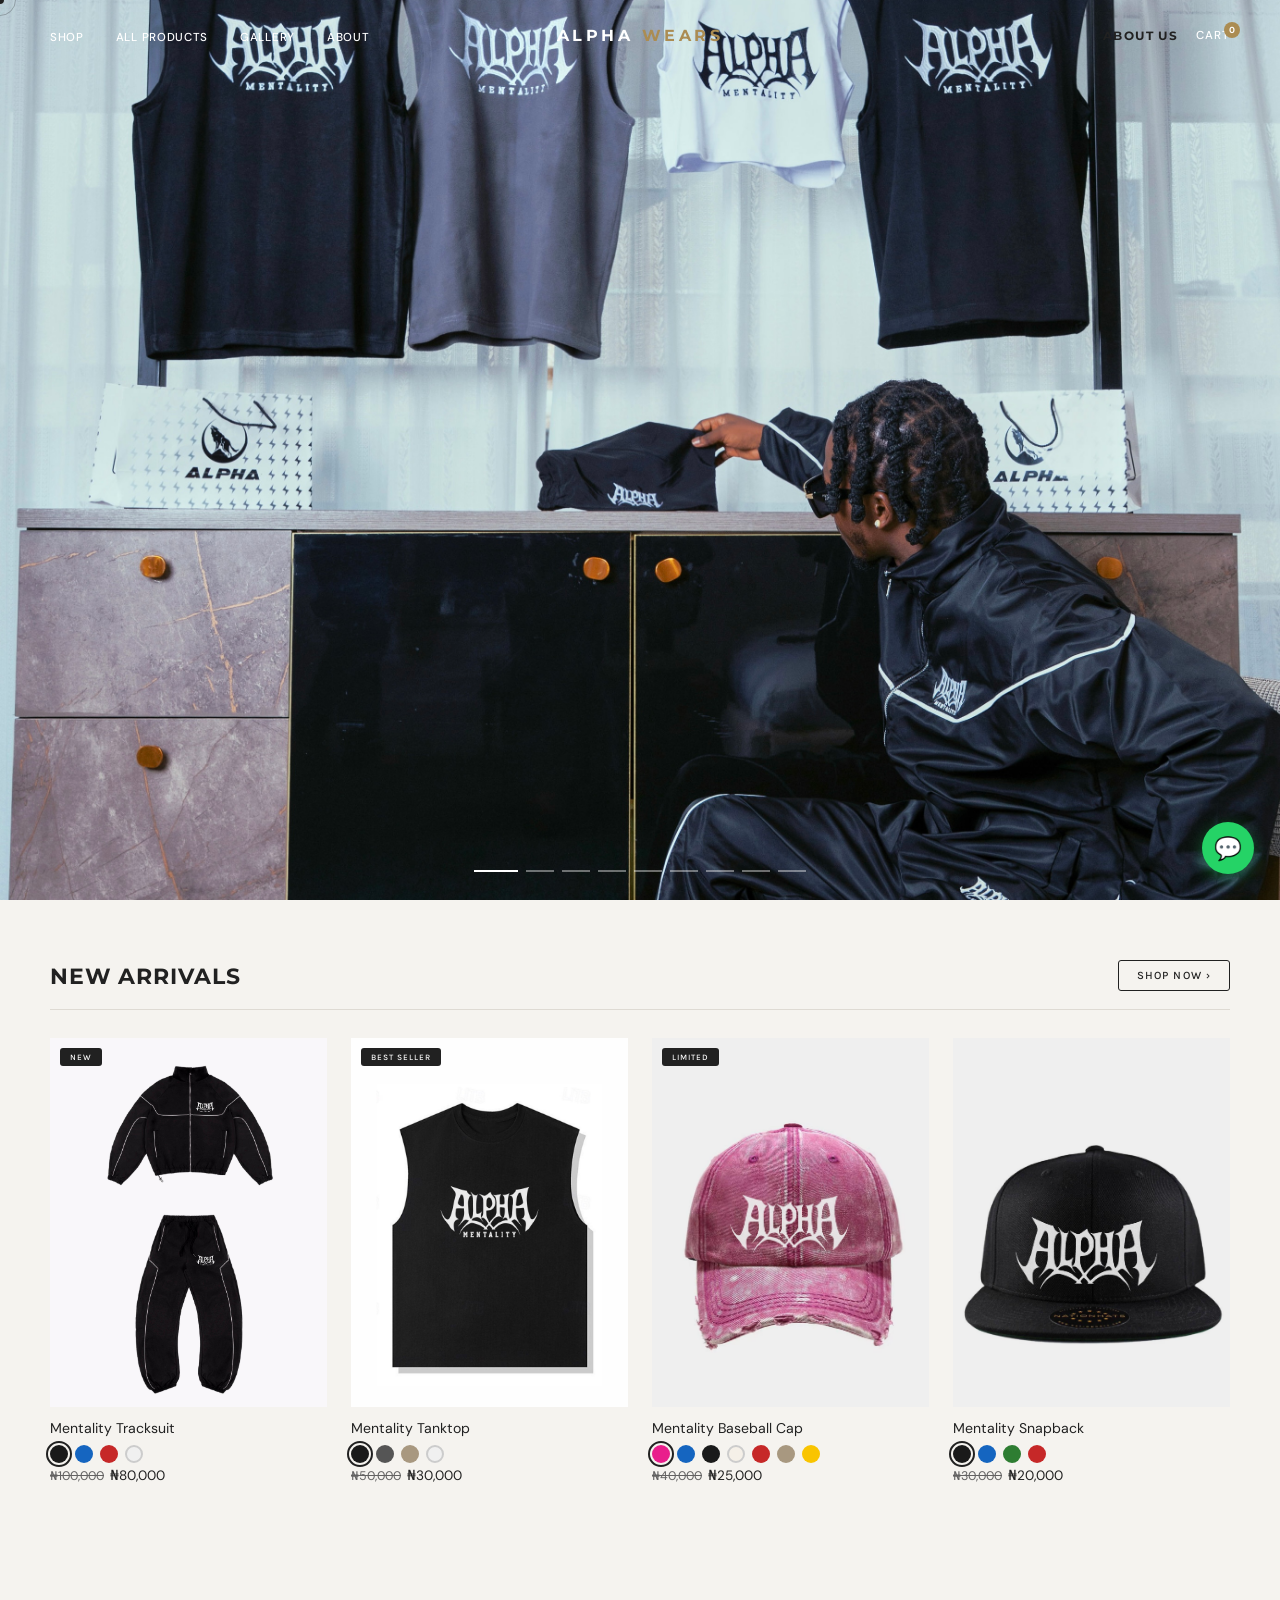
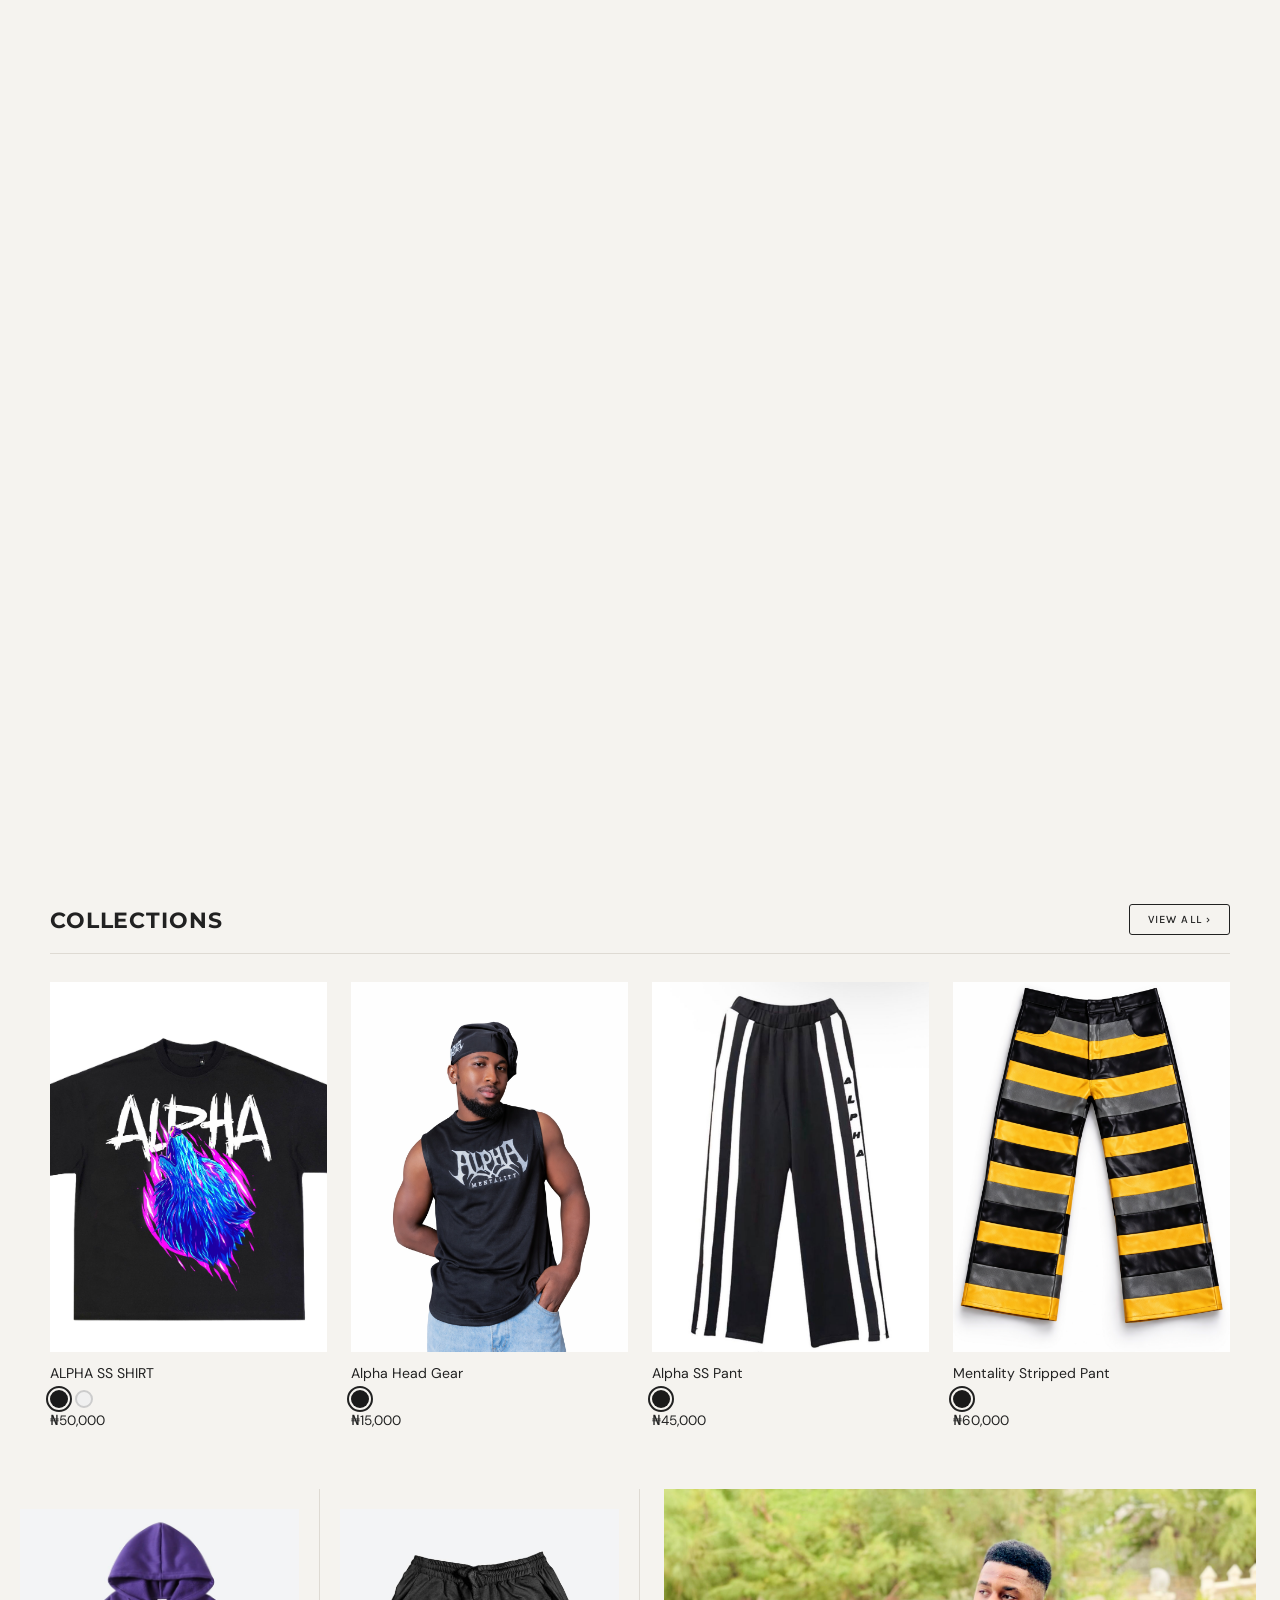
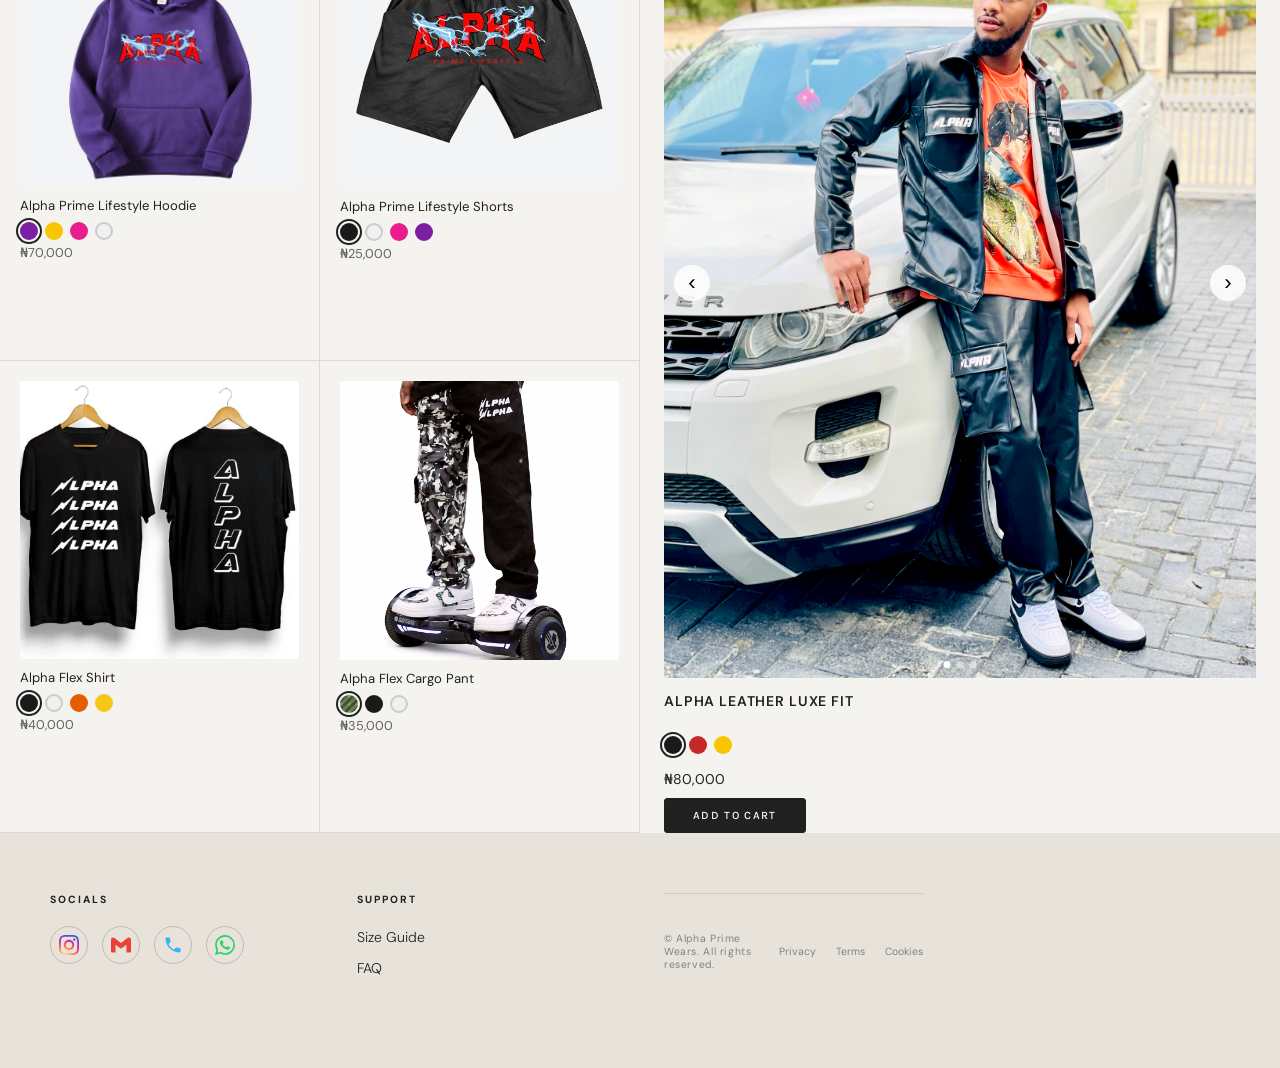
<file: index.html>
<!DOCTYPE html>
<html lang="en">
<head>
<meta charset="UTF-8"/>
<meta name="viewport" content="width=device-width, initial-scale=1.0"/>
<title>ALPHA WEARS — Alpha Mentality.</title>
<link rel="preconnect" href="https://fonts.googleapis.com">
<link rel="preconnect" href="https://fonts.gstatic.com" crossorigin>
<link href="https://fonts.googleapis.com/css2?family=Montserrat:ital,wght@0,300;0,400;0,500;0,600;0,700;1,300;1,400&family=DM+Sans:wght@300;400;500&family=Karla:wght@400;500&display=swap" rel="stylesheet">
<link rel="stylesheet" href="styles.css">
</head>
<body>

<div id="cursor"></div>
<div id="cursor-ring"></div>

<!-- NAV — transparent overlay over hero, logo centered -->
<nav id="navbar">
  <ul class="nav-links">
    <li><a href="#new-arrivals">Shop</a></li>
    <li><a href="#new-arrivals">All Products</a></li>
    <li><a href="#lookbook">Gallery</a></li>
    <li><a href="#about">About</a></li>
  </ul>
  <a href="#" class="nav-logo">ALPHA <span>WEARS</span></a>
  <div class="nav-actions">
    <a href="about.html" style="font-family:var(--font-h);font-size:0.75rem;font-weight:700;letter-spacing:0.12em;text-transform:uppercase;text-decoration:none;color:var(--dark);">About Us</a>
    <div class="nav-cart">
      <button id="btnNavCart">Cart</button>
      <span class="cart-count">0</span>
    </div>
   
  </div>
</nav>

<!-- HERO — full bleed image, no text content -->
<section id="hero">
  <div class="hero-slides">
    <div class="hero-slide active" style="background-image:url('images/femzy.jpeg');background-position:center 30%"></div>
    <div class="hero-slide"        style="background-image:url('images/Dfw.jpg');background-position:center 38%"></div>
    <div class="hero-slide"        style="background-image:url('images/hero-2.jpeg');background-position:center 18%"></div>
    <div class="hero-slide"        style="background-image:url('images/image.jpg');background-position:center 28%"></div>
    <div class="hero-slide"        style="background-image:url('images/lookbook-1.jpeg');background-position:center 22%"></div>
    <div class="hero-slide"        style="background-image:url('images/alpha-style.jpeg');background-position:center 20%"></div>
    <div class="hero-slide"        style="background-image:url('images/alpha.jpeg');background-position:center 32%"></div>
    <div class="hero-slide"        style="background-image:url('images/hero-1.png');background-position:center 40%"></div>
    <div class="hero-slide"        style="background-image:url('images/okocha.jpeg');background-position:center 22%"></div>
  </div>
  <div class="hero-dots">
    <span class="hero-dot active" data-slide="0"></span>
    <span class="hero-dot" data-slide="1"></span>
    <span class="hero-dot" data-slide="2"></span>
    <span class="hero-dot" data-slide="3"></span>
    <span class="hero-dot" data-slide="4"></span>
    <span class="hero-dot" data-slide="5"></span>
    <span class="hero-dot" data-slide="6"></span>
    <span class="hero-dot" data-slide="7"></span>
    <span class="hero-dot" data-slide="8"></span>
  </div>
</section>

<!-- NEW ARRIVALS — ZTTW "LATEST" style -->
<section id="new-arrivals" class="section-pad">
  <div class="container">
    <div class="section-row-header">
      <h2 class="section-heading">New Arrivals</h2>
      <a href="#" class="btn-shop-now">SHOP NOW ›</a>
    </div>
    <div class="products-grid">

      <div class="product-card reveal reveal-delay-1">
        <div class="product-img">
          <img src="images/Tracksuit/track_black.jpeg" alt="Mentality Tracksuit" class="prod-color-img" id="tracksuit-main"/>
          <span class="product-badge">New</span>
          <div class="product-actions"><button class="btn-add-cart">Add to Cart</button></div>
        </div>
        <div class="product-info">
          <p class="product-name">Mentality Tracksuit</p>
          <div class="color-swatches">
            <button class="swatch active" data-target="tracksuit-main" data-img="images/Tracksuit/track_black.jpeg" title="Black"></button>
            <button class="swatch" data-target="tracksuit-main" data-img="images/Tracksuit/track_blue.jpeg" title="Blue" style="background:#1565c0"></button>
            <button class="swatch" data-target="tracksuit-main" data-img="images/Tracksuit/track_red.jpeg" title="Red" style="background:#c62828"></button>
            <button class="swatch" data-target="tracksuit-main" data-img="images/Tracksuit/track_white.jpeg" title="White" style="background:#f0f0f0;border-color:#ccc"></button>
          </div>
          <p class="product-price"><span class="original">₦100,000</span>₦80,000</p>
        </div>
      </div>

      <div class="product-card reveal reveal-delay-2">
        <div class="product-img">
          <img src="images/Tanktop/tank_black.jpeg" alt="Mentality Tanktop" class="prod-color-img" id="tanktop-main"/>
          <span class="product-badge">Best Seller</span>
          <div class="product-actions"><button class="btn-add-cart">Add to Cart</button></div>
        </div>
        <div class="product-info">
          <p class="product-name">Mentality Tanktop</p>
          <div class="color-swatches">
            <button class="swatch active" data-target="tanktop-main" data-img="images/Tanktop/tank_black.jpeg" title="Black"></button>
            <button class="swatch" data-target="tanktop-main" data-img="images/Tanktop/tank_lblack.jpeg" title="Light Black" style="background:#555"></button>
            <button class="swatch" data-target="tanktop-main" data-img="images/Tanktop/tank_washed.jpeg" title="Washed" style="background:#a89880"></button>
            <button class="swatch" data-target="tanktop-main" data-img="images/Tanktop/tank_white.jpeg" title="White" style="background:#f0f0f0;border-color:#ccc"></button>
          </div>
          <p class="product-price"><span class="original">₦50,000</span>₦30,000</p>
        </div>
      </div>

      <div class="product-card reveal reveal-delay-3">
        <div class="product-img">
          <img src="images/baseball/base_pink.jpeg" alt="Mentality Baseball Cap" class="prod-color-img" id="baseball-main"/>
          <span class="product-badge">Limited</span>
          <div class="product-actions"><button class="btn-add-cart">Add to Cart</button></div>
        </div>
        <div class="product-info">
          <p class="product-name">Mentality Baseball Cap</p>
          <div class="color-swatches">
            <button class="swatch active" data-target="baseball-main" data-img="images/baseball/base_pink.jpeg" title="Pink" style="background:#e91e8c"></button>
            <button class="swatch" data-target="baseball-main" data-img="images/baseball/base_blue.jpeg" title="Blue" style="background:#1565c0"></button>
            <button class="swatch" data-target="baseball-main" data-img="images/baseball/base_black.jpeg" title="Black"></button>
            <button class="swatch" data-target="baseball-main" data-img="images/baseball/base_cream.jpeg" title="Cream" style="background:#f5f0e8;border-color:#ccc"></button>
            <button class="swatch" data-target="baseball-main" data-img="images/baseball/base_red.jpeg" title="Red" style="background:#c62828"></button>
            <button class="swatch" data-target="baseball-main" data-img="images/baseball/base_washed.jpeg" title="Washed" style="background:#a89880"></button>
            <button class="swatch" data-target="baseball-main" data-img="images/baseball/base_yellow.jpeg" title="Yellow" style="background:#f9c400"></button>
          </div>
          <p class="product-price"><span class="original">₦40,000</span>₦25,000</p>
        </div>
      </div>

      <div class="product-card reveal reveal-delay-4">
        <div class="product-img">
          <img src="images/snapback/snap_black.jpeg" alt="Mentality Snapback" class="prod-color-img" id="snapback-main"/>
          <div class="product-actions"><button class="btn-add-cart">Add to Cart</button></div>
        </div>
        <div class="product-info">
          <p class="product-name">Mentality Snapback</p>
          <div class="color-swatches">
            <button class="swatch active" data-target="snapback-main" data-img="images/snapback/snap_black.jpeg" title="Black"></button>
            <button class="swatch" data-target="snapback-main" data-img="images/snapback/snap_blue.jpeg" title="Blue" style="background:#1565c0"></button>
            <button class="swatch" data-target="snapback-main" data-img="images/snapback/snap_green.jpeg" title="Green" style="background:#2e7d32"></button>
            <button class="swatch" data-target="snapback-main" data-img="images/snapback/snap_red.jpeg" title="Red" style="background:#c62828"></button>
          </div>
          <p class="product-price"><span class="original">₦30,000</span>₦20,000</p>
        </div>
      </div>

    </div>
  </div>
</section>

<!-- EDITORIAL BANNER — full-width image like ZTTW's binoculars shot -->
<div class="editorial-banner">
  <video src="video/vid.mp4" autoplay muted loop playsinline></video>
</div>

<!-- COLLECTIONS — ZTTW section style -->
<section id="categories" class="section-pad">
  <div class="container">
    <div class="section-row-header">
      <h2 class="section-heading">Collections</h2>
      <a href="#" class="btn-shop-now">VIEW ALL ›</a>
    </div>
    <div class="products-grid">

      <div class="product-card reveal reveal-delay-1">
        <div class="product-img">
          <img src="images/shirt/shirt_black.jpeg" alt="ALPHA SS '22 SHIRT" class="prod-color-img" id="shirt-main"/>
          <div class="product-actions"><button class="btn-add-cart">Add to Cart</button></div>
        </div>
        <div class="product-info">
          <p class="product-name">ALPHA SS SHIRT</p>
          <div class="color-swatches">
            <button class="swatch active" data-target="shirt-main" data-img="images/shirt/shirt_black.jpeg" title="Black"></button>
            <button class="swatch" data-target="shirt-main" data-img="images/shirt/shirt_white.jpeg" title="White" style="background:#f0f0f0;border-color:#ccc"></button>
          </div>
          <p class="product-price">₦50,000</p>
        </div>
      </div>

      <div class="product-card reveal reveal-delay-2">
        <div class="product-img">
          <img src="headgear.png" alt="Alpha Head Gear" class="prod-color-img" id="headgear-main"/>
          <div class="product-actions"><button class="btn-add-cart">Add to Cart</button></div>
        </div>
        <div class="product-info">
          <p class="product-name">Alpha Head Gear</p>
          <div class="color-swatches">
            <button class="swatch active" data-target="headgear-main" data-img="headgear.png" title="Black"></button>
          </div>
          <p class="product-price">₦15,000</p>
        </div>
      </div>

      <div class="product-card reveal reveal-delay-3">
        <div class="product-img">
          <img src="images/ss_pant/ss_pant.jpeg" alt="Alpha SS Pant" class="prod-color-img" id="ss-pant-main"/>
          <div class="product-actions"><button class="btn-add-cart">Add to Cart</button></div>
        </div>
        <div class="product-info">
          <p class="product-name">Alpha SS Pant</p>
          <div class="color-swatches">
            <button class="swatch active" data-target="ss-pant-main" data-img="images/ss_pant/ss_pant.jpeg" title="Black"></button>
          </div>
          <p class="product-price">₦45,000</p>
        </div>
      </div>

      <div class="product-card reveal reveal-delay-4">
        <div class="product-img">
          <img src="images/stripped_pant/stripped_pant.png" alt="Mentality Stripped Pant" class="prod-color-img" id="stripped-pant-main"/>
          <div class="product-actions"><button class="btn-add-cart">Add to Cart</button></div>
        </div>
        <div class="product-info">
          <p class="product-name">Mentality Stripped Pant</p>
          <div class="color-swatches">
            <button class="swatch active" data-target="stripped-pant-main" data-img="images/stripped_pant/stripped_pant.png" title="Black"></button>
          </div>
          <p class="product-price">₦60,000</p>
        </div>
      </div>

    </div>
  </div>
</section>

<!-- SHOP THIS LOOK — ZTTW split layout: products left, editorial right -->
<section id="lookbook" class="section-shop-look">
  <div class="shop-look-inner">

    <div class="shop-look-products">
      <div class="look-prod-card">
        <div class="look-prod-img-wrap">
          <img src="images/hoodie/hoodie_purple.jpeg" alt="Alpha Prime Lifestyle Hoodie" class="look-prod-img prod-color-img" id="hoodie-main"/>
          <div class="product-actions"><button class="btn-add-cart">Add to Cart</button></div>
        </div>
        <p class="look-prod-name">Alpha Prime Lifestyle Hoodie</p>
        <div class="color-swatches">
          <button class="swatch active" data-target="hoodie-main" data-img="images/hoodie/hoodie_purple.jpeg" title="Purple" style="background:#7b1fa2"></button>
          <button class="swatch" data-target="hoodie-main" data-img="images/hoodie/hoodie_yellow.jpeg" title="Yellow" style="background:#f9c400"></button>
          <button class="swatch" data-target="hoodie-main" data-img="images/hoodie/hoodie_pink.jpeg" title="Pink" style="background:#e91e8c"></button>
          <button class="swatch" data-target="hoodie-main" data-img="images/hoodie/hoodie_white.jpeg" title="White" style="background:#f0f0f0;border-color:#ccc"></button>
        </div>
        <p class="look-prod-price">₦70,000</p>
      </div>
      <div class="look-prod-card">
        <div class="look-prod-img-wrap">
          <img src="images/shorts/short_black.jpeg" alt="Alpha Prime Lifestyle Shorts" class="look-prod-img prod-color-img" id="shorts-main"/>
          <div class="product-actions"><button class="btn-add-cart">Add to Cart</button></div>
        </div>
        <p class="look-prod-name">Alpha Prime Lifestyle Shorts</p>
        <div class="color-swatches">
          <button class="swatch active" data-target="shorts-main" data-img="images/shorts/short_black.jpeg" title="Black"></button>
          <button class="swatch" data-target="shorts-main" data-img="images/shorts/short_white.jpeg" title="White" style="background:#f0f0f0;border-color:#ccc"></button>
          <button class="swatch" data-target="shorts-main" data-img="images/shorts/short_pink.jpeg" title="Pink" style="background:#e91e8c"></button>
          <button class="swatch" data-target="shorts-main" data-img="images/shorts/short_purple.jpeg" title="Purple" style="background:#7b1fa2"></button>
        </div>
        <p class="look-prod-price">₦25,000</p>
      </div>
      <div class="look-prod-card">
        <div class="look-prod-img-wrap">
          <img src="images/flex_shirt/flex_black.jpeg" alt="Alpha Flex Shirt" class="look-prod-img prod-color-img" id="flex-main"/>
          <div class="product-actions"><button class="btn-add-cart">Add to Cart</button></div>
        </div>
        <p class="look-prod-name">Alpha Flex Shirt</p>
        <div class="color-swatches">
          <button class="swatch active" data-target="flex-main" data-img="images/flex_shirt/flex_black.jpeg" title="Black"></button>
          <button class="swatch" data-target="flex-main" data-img="images/flex_shirt/flex_white.jpeg" title="White" style="background:#f0f0f0;border-color:#ccc"></button>
          <button class="swatch" data-target="flex-main" data-img="images/flex_shirt/flex_orange.jpeg" title="Orange" style="background:#e65c00"></button>
          <button class="swatch" data-target="flex-main" data-img="images/flex_shirt/flex_yellow.jpeg" title="Yellow" style="background:#f5c518"></button>
        </div>
        <p class="look-prod-price">₦40,000</p>
      </div>
      <div class="look-prod-card">
        <div class="look-prod-img-wrap">
          <img src="images/cargo/cargo_wb.png" alt="Alpha Flex Cargo Pant" class="look-prod-img prod-color-img" id="cargo-main"/>
          <div class="product-actions"><button class="btn-add-cart">Add to Cart</button></div>
        </div>
        <p class="look-prod-name">Alpha Flex Cargo Pant</p>
        <div class="color-swatches">
          <button class="swatch active" data-target="cargo-main" data-img="images/cargo/cargo_wb.png" title="Camouflage" style="background:linear-gradient(135deg,#4a5e3a 25%,#6b7c4f 25%,#6b7c4f 50%,#3d4f2e 50%,#3d4f2e 75%,#8a9a6a 75%);background-size:8px 8px"></button>
          <button class="swatch" data-target="cargo-main" data-img="images/cargo/cargo_black.jpeg" title="Black"></button>
          <button class="swatch" data-target="cargo-main" data-img="images/cargo/cargo_white.png" title="White" style="background:#f0f0f0;border-color:#ccc"></button>
        </div>
        <p class="look-prod-price">₦35,000</p>
      </div>
    </div>

    <div class="shop-look-editorial">
      <div class="jacket-carousel" id="jacketCarousel">
        <div class="jacket-carousel-track" id="jacketTrack">
          <img src="images/jacket/jacket_black.jpeg" alt="Alpha Leather Luxe Fit" class="jacket-slide"/>
          <img src="images/jacket/jacket_red.jpeg" alt="Alpha Leather Luxe Fit" class="jacket-slide"/>
          <img src="images/jacket/jacket_yellow.jpeg" alt="Alpha Leather Luxe Fit" class="jacket-slide"/>
        </div>
        <button class="jacket-prev" id="jacketPrev">&#8249;</button>
        <button class="jacket-next" id="jacketNext">&#8250;</button>
        <div class="jacket-dots">
          <span class="jacket-dot active" data-idx="0"></span>
          <span class="jacket-dot" data-idx="1"></span>
          <span class="jacket-dot" data-idx="2"></span>
        </div>
      </div>
      <div class="shop-look-cta">
        <p class="shop-look-label">Alpha Leather Luxe Fit</p>
        <div class="color-swatches" style="margin:6px 0;">
          <button class="swatch active" data-idx="0" title="Black" onclick="jacketGoTo(0,this)"></button>
          <button class="swatch" data-idx="1" title="Red" style="background:#c62828" onclick="jacketGoTo(1,this)"></button>
          <button class="swatch" data-idx="2" title="Yellow" style="background:#f9c400" onclick="jacketGoTo(2,this)"></button>
        </div>
        <p class="shop-look-price">₦80,000</p>
        <button class="btn-view btn-add-cart-jacket" id="btnAddJacket">ADD TO CART</button>
      </div>
    </div>

  </div>
</section>



<!-- FOOTER — ZTTW warm beige style -->
<footer id="about">
  <div class="container">
    <div class="footer-top">
      <div class="footer-col">
        <h4>Socials</h4>
        <div class="social-links">
          <a href="https://www.instagram.com/alpha.wears?igsh=MXhzMG90eXk0OXZidA==" class="social-link" title="Instagram" target="_blank" rel="noopener"><svg viewBox="0 0 24 24" xmlns="http://www.w3.org/2000/svg"><defs><radialGradient id="ig-g" cx="30%" cy="107%" r="130%"><stop offset="0%" stop-color="#fdf497"/><stop offset="45%" stop-color="#fd5949"/><stop offset="60%" stop-color="#d6249f"/><stop offset="90%" stop-color="#285AEB"/></radialGradient></defs><path fill="url(#ig-g)" d="M12 2.163c3.204 0 3.584.012 4.85.07 3.252.148 4.771 1.691 4.919 4.919.058 1.265.069 1.645.069 4.849 0 3.205-.012 3.584-.069 4.849-.149 3.225-1.664 4.771-4.919 4.919-1.266.058-1.644.07-4.85.07-3.204 0-3.584-.012-4.849-.07-3.26-.149-4.771-1.699-4.919-4.92-.058-1.265-.07-1.644-.07-4.849 0-3.204.013-3.583.07-4.849.149-3.227 1.664-4.771 4.919-4.919 1.266-.057 1.645-.069 4.849-.069zm0-2.163c-3.259 0-3.667.014-4.947.072-4.358.2-6.78 2.618-6.98 6.98-.059 1.281-.073 1.689-.073 4.948 0 3.259.014 3.668.072 4.948.2 4.358 2.618 6.78 6.98 6.98 1.281.058 1.689.072 4.948.072 3.259 0 3.668-.014 4.948-.072 4.354-.2 6.782-2.618 6.979-6.98.059-1.28.073-1.689.073-4.948 0-3.259-.014-3.667-.072-4.947-.196-4.354-2.617-6.78-6.979-6.98-1.281-.059-1.69-.073-4.949-.073zm0 5.838c-3.403 0-6.162 2.759-6.162 6.162s2.759 6.163 6.162 6.163 6.162-2.759 6.162-6.163c0-3.403-2.759-6.162-6.162-6.162zm0 10.162c-2.209 0-4-1.79-4-4 0-2.209 1.791-4 4-4s4 1.791 4 4c0 2.21-1.791 4-4 4zm6.406-11.845c-.796 0-1.441.645-1.441 1.44s.645 1.44 1.441 1.44c.795 0 1.439-.645 1.439-1.44s-.644-1.44-1.439-1.44z"/></svg></a>
          <a href="mailto:Alphawears1@gmail.com" class="social-link" title="Gmail"><svg viewBox="0 0 24 24" xmlns="http://www.w3.org/2000/svg"><path d="M24 5.457v13.909c0 .904-.732 1.636-1.636 1.636h-3.819V11.73L12 16.64l-6.545-4.91v9.273H1.636A1.636 1.636 0 0 1 0 19.366V5.457c0-2.023 2.309-3.178 3.927-1.964L5.455 4.64 12 9.548l6.545-4.91 1.528-1.145C21.69 2.28 24 3.434 24 5.457z" fill="#EA4335"/></svg></a>
          <a href="tel:08137371048" class="social-link" title="Call Us"><svg viewBox="0 0 24 24" xmlns="http://www.w3.org/2000/svg"><path d="M6.62 10.79c1.44 2.83 3.76 5.14 6.59 6.59l2.2-2.2c.27-.27.67-.36 1.02-.24 1.12.37 2.33.57 3.57.57.55 0 1 .45 1 1V20c0 .55-.45 1-1 1-9.39 0-17-7.61-17-17 0-.55.45-1 1-1h3.5c.55 0 1 .45 1 1 0 1.25.2 2.45.57 3.57.11.35.03.74-.25 1.02l-2.2 2.2z" fill="#34B7F1"/></svg></a>
          <a href="https://wa.me/2349098641755" class="social-link" title="WhatsApp" target="_blank" rel="noopener"><svg viewBox="0 0 24 24" xmlns="http://www.w3.org/2000/svg"><path d="M17.472 14.382c-.297-.149-1.758-.867-2.03-.967-.273-.099-.471-.148-.67.15-.197.297-.767.966-.94 1.164-.173.199-.347.223-.644.075-.297-.15-1.255-.463-2.39-1.475-.883-.788-1.48-1.761-1.653-2.059-.173-.297-.018-.458.13-.606.134-.133.298-.347.446-.52.149-.174.198-.298.298-.497.099-.198.05-.371-.025-.52-.075-.149-.669-1.612-.916-2.207-.242-.579-.487-.5-.669-.51-.173-.008-.371-.01-.57-.01-.198 0-.52.074-.792.372-.272.297-1.04 1.016-1.04 2.479 0 1.462 1.065 2.875 1.213 3.074.149.198 2.096 3.2 5.077 4.487.709.306 1.262.489 1.694.625.712.227 1.36.195 1.871.118.571-.085 1.758-.719 2.006-1.413.248-.694.248-1.289.173-1.413-.074-.124-.272-.198-.57-.347m-5.421 7.403h-.004a9.87 9.87 0 0 1-5.031-1.378l-.361-.214-3.741.982.998-3.648-.235-.374a9.86 9.86 0 0 1-1.51-5.26c.001-5.45 4.436-9.884 9.888-9.884 2.64 0 5.122 1.03 6.988 2.898a9.825 9.825 0 0 1 2.893 6.994c-.003 5.45-4.437 9.884-9.885 9.884m8.413-18.297A11.815 11.815 0 0 0 12.05 0C5.495 0 .16 5.335.157 11.892c0 2.096.547 4.142 1.588 5.945L.057 24l6.305-1.654a11.882 11.882 0 0 0 5.683 1.448h.005c6.554 0 11.89-5.335 11.893-11.893a11.821 11.821 0 0 0-3.48-8.413Z" fill="#25D366"/></svg></a>
        </div>
      </div>
      <div class="footer-col">
        <h4>Support</h4>
        <ul>
          <li><a href="size-guide.html">Size Guide</a></li>
          <li><a href="faq.html">FAQ</a></li>
        </ul>
      </div>
    <div class="footer-bottom">
      <p class="footer-copy">© Alpha Prime Wears. All rights reserved.</p>
      <div class="footer-legal">
        <a href="#">Privacy</a>
        <a href="#">Terms</a>
        <a href="#">Cookies</a>
      </div>
    </div>
  </div>
</footer>

<!-- CART DRAWER -->
<div class="cart-overlay" id="cartOverlay"></div>
<div class="cart-drawer" id="cartDrawer">
  <div class="cart-drawer-header">
    <div class="cart-drawer-title">Your Cart <span id="cartBadgeDrawer">0 items</span></div>
    <button class="cart-close" id="cartClose">✕</button>
  </div>
  <div class="cart-items" id="cartItemsContainer"></div>
  <div class="cart-footer" id="cartFooter" style="display:none">
    <div class="cart-subtotal">
      <span class="cart-subtotal-label">Subtotal</span>
      <span class="cart-subtotal-value" id="cartSubtotal">$0.00</span>
    </div>
    <p class="cart-note">Shipping calculated at checkout. Sizes are selected below each item.</p>
    <div class="cart-footer-btns">
      <button class="btn-whatsapp-checkout" id="btnWhatsappCheckout">
        <span class="wa-icon">📲</span> Checkout via WhatsApp
      </button>
      <button class="btn-continue-shopping" id="btnContinue">Continue Shopping</button>
    </div>
  </div>
</div>

<!-- WHATSAPP FLOAT -->
<div class="wa-float">
  <div class="wa-tooltip">Chat with us on WhatsApp</div>
  <button class="wa-btn" id="waFloatBtn" title="Chat on WhatsApp">💬</button>
</div>

<!-- CONTACT MODAL -->
<div class="modal-overlay" id="contactModal">
  <div class="contact-modal">
    <button class="modal-close" id="modalClose">✕</button>
    <p class="modal-label">Alpha Wears Support</p>
    <h2 class="modal-title">Send us<br>a message.</h2>
    <p class="modal-sub">We typically reply within a few minutes. Let us know how we can help — orders, sizing, styling advice, or anything else.</p>
    <div class="modal-field">
      <label>Your Name</label>
      <input class="modal-input" id="contactName" type="text" placeholder="e.g. Alex Johnson"/>
    </div>
    <div class="modal-field">
      <label>Message</label>
      <textarea class="modal-textarea" id="contactMessage" placeholder="Hi! I'd like to know about…"></textarea>
    </div>
    <button class="btn-send-wa" id="btnSendMsg"><span>📲</span> Send via WhatsApp</button>
    <p class="modal-wa-note">You'll be redirected to WhatsApp to complete sending your message.<br>Our number: +234 909 864 1755</p>
  </div>
</div>

<div class="toast" id="toast"></div>
<script src="main.js" defer></script>
</body>
</html>
</file>
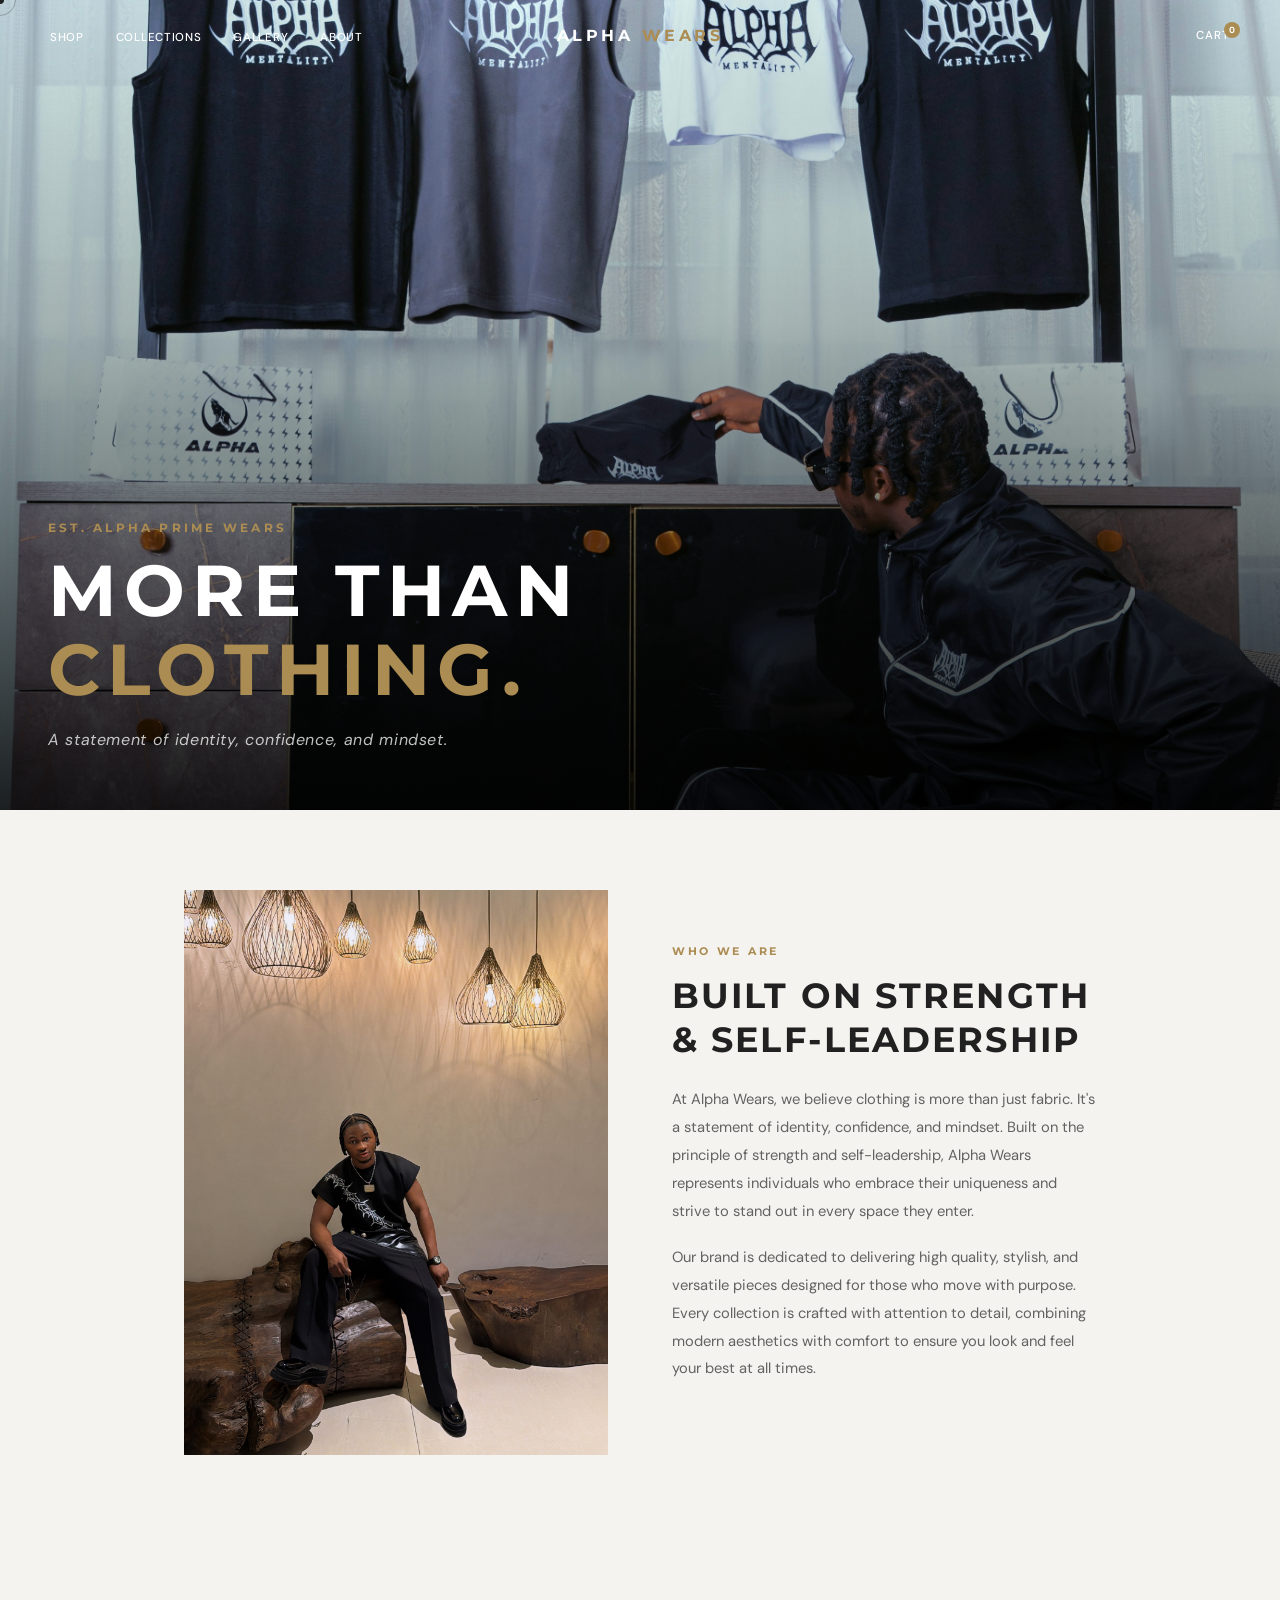
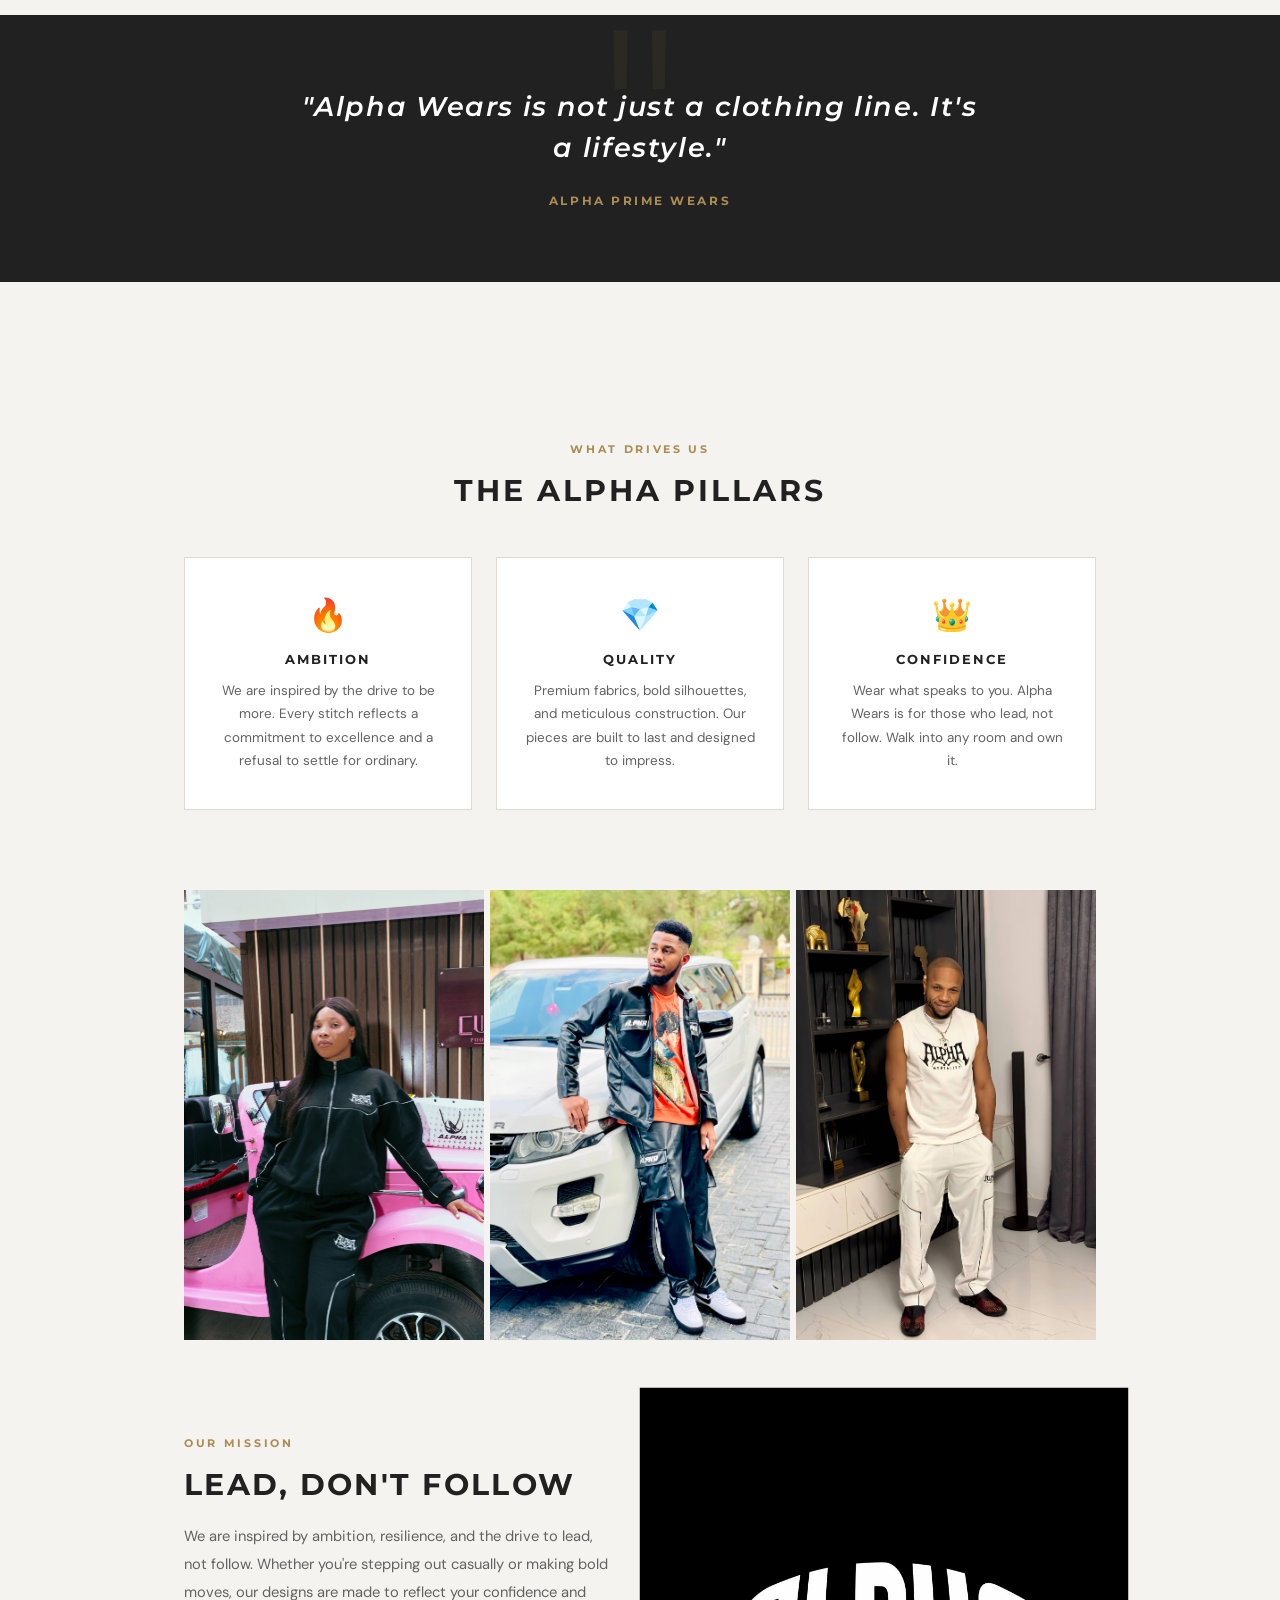
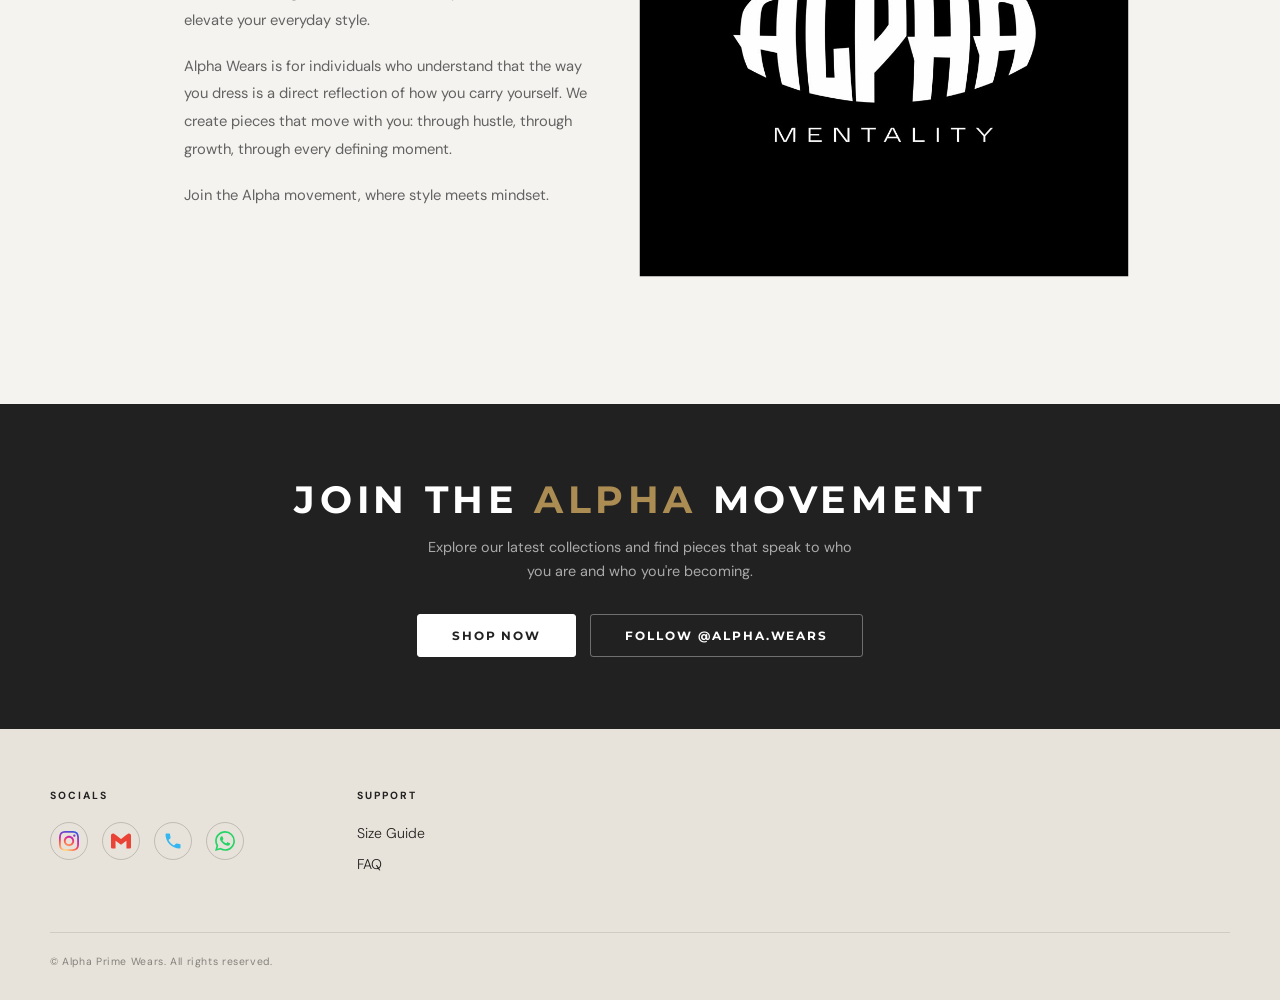
<file: about.html>
<!DOCTYPE html>
<html lang="en">
<head>
<meta charset="UTF-8"/>
<meta name="viewport" content="width=device-width, initial-scale=1.0"/>
<title>About Us | ALPHA WEARS</title>
<link rel="preconnect" href="https://fonts.googleapis.com">
<link rel="preconnect" href="https://fonts.gstatic.com" crossorigin>
<link href="https://fonts.googleapis.com/css2?family=Montserrat:ital,wght@0,300;0,400;0,500;0,600;0,700;1,300;1,400&family=DM+Sans:wght@300;400;500&family=Karla:wght@400;500&display=swap" rel="stylesheet">
<link rel="stylesheet" href="styles.css">
<style>

  /* HERO */
  .about-hero {
    position: relative;
    height: 90vh;
    min-height: 520px;
    background-image: url('images/femzy.jpeg');
    background-size: cover;
    background-position: center 30%;
    display: flex;
    align-items: flex-end;
    overflow: hidden;
  }
  .about-hero-overlay {
    position: absolute;
    inset: 0;
    background: linear-gradient(to top, rgba(0,0,0,0.85) 0%, rgba(0,0,0,0.2) 60%, transparent 100%);
  }
  .about-hero-content {
    position: relative;
    z-index: 2;
    padding: 60px 48px;
    max-width: 700px;
  }
  .about-hero-eyebrow {
    font-family: var(--font-h);
    font-size: 0.72rem;
    font-weight: 700;
    letter-spacing: 0.28em;
    text-transform: uppercase;
    color: var(--gold);
    margin-bottom: 16px;
  }
  .about-hero-content h1 {
    font-family: var(--font-h);
    font-size: clamp(2.4rem, 7vw, 4.5rem);
    font-weight: 700;
    letter-spacing: 0.1em;
    text-transform: uppercase;
    color: var(--white);
    line-height: 1.1;
    margin-bottom: 20px;
  }
  .about-hero-content h1 span { color: var(--gold); }
  .about-hero-tagline {
    font-family: var(--font-b);
    font-size: 1rem;
    color: rgba(255,255,255,0.75);
    font-style: italic;
    letter-spacing: 0.04em;
  }

  /* MAIN CONTENT */
  .about-container {
    max-width: 960px;
    margin: 0 auto;
    padding: 80px 24px;
  }

  /* INTRO BLOCK */
  .about-intro {
    display: grid;
    grid-template-columns: 1fr 1fr;
    gap: 64px;
    align-items: center;
    margin-bottom: 80px;
  }
  .about-intro-img {
    width: 100%;
    aspect-ratio: 3/4;
    object-fit: cover;
    object-position: center top;
    display: block;
  }
  .about-intro-text {}
  .about-label {
    font-family: var(--font-h);
    font-size: 0.7rem;
    font-weight: 700;
    letter-spacing: 0.24em;
    text-transform: uppercase;
    color: var(--gold);
    margin-bottom: 16px;
    display: block;
  }
  .about-intro-text h2 {
    font-family: var(--font-h);
    font-size: clamp(1.5rem, 3vw, 2.2rem);
    font-weight: 700;
    letter-spacing: 0.06em;
    text-transform: uppercase;
    line-height: 1.25;
    margin-bottom: 24px;
    color: var(--dark);
  }
  .about-intro-text p {
    font-size: 0.92rem;
    color: var(--gray);
    line-height: 1.9;
    margin-bottom: 18px;
  }

  /* PULL QUOTE */
  .about-quote {
    background: var(--dark);
    color: var(--white);
    text-align: center;
    padding: 72px 40px;
    margin-bottom: 80px;
    position: relative;
    overflow: hidden;
  }
  .about-quote::before {
    content: '"';
    position: absolute;
    top: -20px;
    left: 50%;
    transform: translateX(-50%);
    font-family: var(--font-h);
    font-size: 14rem;
    color: rgba(171,140,82,0.08);
    line-height: 1;
    pointer-events: none;
  }
  .about-quote blockquote {
    position: relative;
    z-index: 1;
    font-family: var(--font-h);
    font-size: clamp(1.1rem, 3vw, 1.7rem);
    font-weight: 600;
    letter-spacing: 0.06em;
    line-height: 1.5;
    max-width: 680px;
    margin: 0 auto 20px;
    color: var(--white);
    font-style: italic;
  }
  .about-quote cite {
    font-family: var(--font-h);
    font-size: 0.72rem;
    font-weight: 700;
    letter-spacing: 0.22em;
    text-transform: uppercase;
    color: var(--gold);
    font-style: normal;
  }

  /* PILLARS */
  .about-pillars {
    margin-bottom: 80px;
  }
  .about-pillars-header {
    text-align: center;
    margin-bottom: 48px;
  }
  .about-pillars-header h2 {
    font-family: var(--font-h);
    font-size: clamp(1.3rem, 3vw, 1.9rem);
    font-weight: 700;
    letter-spacing: 0.1em;
    text-transform: uppercase;
    color: var(--dark);
    margin-bottom: 10px;
  }
  .about-pillars-header p {
    font-size: 0.88rem;
    color: var(--gray);
  }
  .pillars-grid {
    display: grid;
    grid-template-columns: repeat(3, 1fr);
    gap: 24px;
  }
  .pillar-card {
    background: var(--white);
    border: 1px solid var(--border);
    padding: 36px 28px;
    text-align: center;
  }
  .pillar-icon {
    font-size: 2rem;
    margin-bottom: 16px;
    display: block;
  }
  .pillar-card h3 {
    font-family: var(--font-h);
    font-size: 0.8rem;
    font-weight: 700;
    letter-spacing: 0.16em;
    text-transform: uppercase;
    color: var(--dark);
    margin-bottom: 12px;
  }
  .pillar-card p {
    font-size: 0.84rem;
    color: var(--gray);
    line-height: 1.75;
  }

  /* IMAGE STRIP */
  .about-strip {
    display: grid;
    grid-template-columns: repeat(3, 1fr);
    gap: 6px;
    margin-bottom: 80px;
  }
  .about-strip-img {
    width: 100%;
    aspect-ratio: 2/3;
    object-fit: cover;
    object-position: center top;
    display: block;
  }

  /* MISSION */
  .about-mission {
    display: grid;
    grid-template-columns: 1fr 1fr;
    gap: 64px;
    align-items: center;
    margin-bottom: 80px;
  }
  .about-mission-text h2 {
    font-family: var(--font-h);
    font-size: clamp(1.3rem, 3vw, 1.9rem);
    font-weight: 700;
    letter-spacing: 0.08em;
    text-transform: uppercase;
    color: var(--dark);
    margin-bottom: 20px;
  }
  .about-mission-text p {
    font-size: 0.92rem;
    color: var(--gray);
    line-height: 1.9;
    margin-bottom: 18px;
  }
  .about-mission-img {
    width: 100%;
    aspect-ratio: 1/1;
     transform: scale(1.6); 
    clip-path: inset(14%); 
    object-fit: cover;
    object-position: center top;
    display: block;
  }

  /* CTA BANNER */
  .about-cta {
    background: var(--dark);
    color: var(--white);
    text-align: center;
    padding: 72px 24px;
  }
  .about-cta h2 {
    font-family: var(--font-h);
    font-size: clamp(1.4rem, 4vw, 2.4rem);
    font-weight: 700;
    letter-spacing: 0.12em;
    text-transform: uppercase;
    margin-bottom: 12px;
  }
  .about-cta h2 span { color: var(--gold); }
  .about-cta p {
    color: #aaa;
    font-size: 0.9rem;
    margin-bottom: 30px;
    max-width: 440px;
    margin-left: auto;
    margin-right: auto;
    line-height: 1.7;
  }
  .about-cta-links {
    display: flex;
    gap: 14px;
    justify-content: center;
    flex-wrap: wrap;
  }
  .about-cta-links a {
    display: inline-block;
    padding: 13px 34px;
    font-family: var(--font-h);
    font-size: 0.76rem;
    font-weight: 700;
    letter-spacing: 0.16em;
    text-transform: uppercase;
    text-decoration: none;
    border-radius: var(--r);
    transition: background 0.22s, color 0.22s, border-color 0.22s;
  }
  .about-cta-links a.primary {
    background: var(--white);
    color: var(--dark);
    border: 1px solid var(--white);
  }
  .about-cta-links a.primary:hover { background: var(--gold); border-color: var(--gold); color: var(--white); }
  .about-cta-links a.secondary {
    background: transparent;
    color: var(--white);
    border: 1px solid rgba(255,255,255,0.35);
  }
  .about-cta-links a.secondary:hover { border-color: var(--white); }

  /* RESPONSIVE */
  @media (max-width: 768px) {
    .about-hero-content { padding: 40px 24px; }
    .about-intro, .about-mission { grid-template-columns: 1fr; gap: 36px; }
   /* .about-intro-img { aspect-ratio: 4/3; } */
    .pillars-grid { grid-template-columns: 1fr; gap: 16px; }
    .about-strip { grid-template-columns: repeat(3, 1fr); gap: 4px; }
    .about-quote { padding: 48px 24px; }
    .about-mission-img { order: -1; 
                        aspect-ratio: 1 / 1;
    object-position: center;      /* was "center top", which pushes the logo down */
    transform: scale(1.6);        /* zoom amount */
    clip-path: inset(14.75%);     /* keeps it inside the original box */}
  }
</style>
</head>
<body>

<div id="cursor"></div>
<div id="cursor-ring"></div>

<!-- NAV -->
<nav id="navbar">
  <ul class="nav-links">
    <li><a href="index.html#new-arrivals">Shop</a></li>
    <li><a href="index.html#categories">Collections</a></li>
    <li><a href="index.html#lookbook">Gallery</a></li>
    <li><a href="about.html">About</a></li>
  </ul>
  <a href="index.html" class="nav-logo">ALPHA <span>WEARS</span></a>
  <div class="nav-actions">
    <div class="nav-cart">
      <button id="btnNavCart">Cart</button>
      <span class="cart-count">0</span>
    </div>
    <button class="menu-btn" aria-label="Menu">
      <span></span><span></span><span></span>
    </button>
  </div>
</nav>

<!-- HERO -->
<div class="about-hero">
  <div class="about-hero-overlay"></div>
  <div class="about-hero-content">
    <p class="about-hero-eyebrow">Est. Alpha Prime Wears</p>
    <h1>More Than <span>Clothing.</span></h1>
    <p class="about-hero-tagline">A statement of identity, confidence, and mindset.</p>
  </div>
</div>

<div class="about-container">

  <!-- WHO WE ARE -->
  <div class="about-intro">
    <img src="images/femzy-update.jpeg" alt="Alpha Wears" class="about-intro-img"/>
    <div class="about-intro-text">
      <span class="about-label">Who We Are</span>
      <h2>Built on Strength &amp; Self-Leadership</h2>
      <p>At Alpha Wears, we believe clothing is more than just fabric. It's a statement of identity, confidence, and mindset. Built on the principle of strength and self-leadership, Alpha Wears represents individuals who embrace their uniqueness and strive to stand out in every space they enter.</p>
      <p>Our brand is dedicated to delivering high quality, stylish, and versatile pieces designed for those who move with purpose. Every collection is crafted with attention to detail, combining modern aesthetics with comfort to ensure you look and feel your best at all times.</p>
    </div>
  </div>

</div>

<!-- QUOTE -->
<div class="about-quote">
  <blockquote>"Alpha Wears is not just a clothing line. It's a lifestyle."</blockquote>
  <cite>Alpha Prime Wears</cite>
</div>

<div class="about-container">

  <!-- PILLARS -->
  <div class="about-pillars">
    <div class="about-pillars-header">
      <span class="about-label" style="display:block;text-align:center">What Drives Us</span>
      <h2>The Alpha Pillars</h2>
    </div>
    <div class="pillars-grid">
      <div class="pillar-card">
        <span class="pillar-icon">🔥</span>
        <h3>Ambition</h3>
        <p>We are inspired by the drive to be more. Every stitch reflects a commitment to excellence and a refusal to settle for ordinary.</p>
      </div>
      <div class="pillar-card">
        <span class="pillar-icon">💎</span>
        <h3>Quality</h3>
        <p>Premium fabrics, bold silhouettes, and meticulous construction. Our pieces are built to last and designed to impress.</p>
      </div>
      <div class="pillar-card">
        <span class="pillar-icon">👑</span>
        <h3>Confidence</h3>
        <p>Wear what speaks to you. Alpha Wears is for those who lead, not follow. Walk into any room and own it.</p>
      </div>
    </div>
  </div>

  <!-- IMAGE STRIP -->
  <div class="about-strip">
    <img src="images/lookbook-1.jpeg" alt="Alpha Wears" class="about-strip-img"/>
    <img src="images/hero-2.jpeg" alt="Alpha Wears" class="about-strip-img"/>
    <img src="images/okocha.jpeg" alt="Alpha Wears" class="about-strip-img"/>
  </div>

  <!-- MISSION -->
  <div class="about-mission">
    <div class="about-mission-text">
      <span class="about-label">Our Mission</span>
      <h2>Lead, Don't Follow</h2>
      <p>We are inspired by ambition, resilience, and the drive to lead, not follow. Whether you're stepping out casually or making bold moves, our designs are made to reflect your confidence and elevate your everyday style.</p>
      <p>Alpha Wears is for individuals who understand that the way you dress is a direct reflection of how you carry yourself. We create pieces that move with you: through hustle, through growth, through every defining moment.</p>
      <p>Join the Alpha movement, where style meets mindset.</p>
    </div>
    <img src="images/alphalogo2.jpeg" alt="Alpha Movement" class="about-mission-img"/>
  </div>

</div>

<!-- CTA -->
<div class="about-cta">
  <h2>Join the <span>Alpha</span> Movement</h2>
  <p>Explore our latest collections and find pieces that speak to who you are and who you're becoming.</p>
  <div class="about-cta-links">
    <a href="index.html#new-arrivals" class="primary">Shop Now</a>
    <a href="https://www.instagram.com/alpha.wears?igsh=MXhzMG90eXk0OXZidA==" class="secondary" target="_blank" rel="noopener">Follow @alpha.wears</a>
  </div>
</div>

<!-- FOOTER -->
<footer id="footer">
  <div class="container">
    <div class="footer-top">
      <div class="footer-col">
        <h4>Socials</h4>
        <div class="social-links">
          <a href="https://www.instagram.com/alpha.wears?igsh=MXhzMG90eXk0OXZidA==" class="social-link" title="Instagram" target="_blank" rel="noopener"><svg viewBox="0 0 24 24" xmlns="http://www.w3.org/2000/svg"><defs><radialGradient id="ig-g" cx="30%" cy="107%" r="130%"><stop offset="0%" stop-color="#fdf497"/><stop offset="45%" stop-color="#fd5949"/><stop offset="60%" stop-color="#d6249f"/><stop offset="90%" stop-color="#285AEB"/></radialGradient></defs><path fill="url(#ig-g)" d="M12 2.163c3.204 0 3.584.012 4.85.07 3.252.148 4.771 1.691 4.919 4.919.058 1.265.069 1.645.069 4.849 0 3.205-.012 3.584-.069 4.849-.149 3.225-1.664 4.771-4.919 4.919-1.266.058-1.644.07-4.85.07-3.204 0-3.584-.012-4.849-.07-3.26-.149-4.771-1.699-4.919-4.92-.058-1.265-.07-1.644-.07-4.849 0-3.204.013-3.583.07-4.849.149-3.227 1.664-4.771 4.919-4.919 1.266-.057 1.645-.069 4.849-.069zm0-2.163c-3.259 0-3.667.014-4.947.072-4.358.2-6.78 2.618-6.98 6.98-.059 1.281-.073 1.689-.073 4.948 0 3.259.014 3.668.072 4.948.2 4.358 2.618 6.78 6.98 6.98 1.281.058 1.689.072 4.948.072 3.259 0 3.668-.014 4.948-.072 4.354-.2 6.782-2.618 6.979-6.98.059-1.28.073-1.689.073-4.948 0-3.259-.014-3.667-.072-4.947-.196-4.354-2.617-6.78-6.979-6.98-1.281-.059-1.69-.073-4.949-.073zm0 5.838c-3.403 0-6.162 2.759-6.162 6.162s2.759 6.163 6.162 6.163 6.162-2.759 6.162-6.163c0-3.403-2.759-6.162-6.162-6.162zm0 10.162c-2.209 0-4-1.79-4-4 0-2.209 1.791-4 4-4s4 1.791 4 4c0 2.21-1.791 4-4 4zm6.406-11.845c-.796 0-1.441.645-1.441 1.44s.645 1.44 1.441 1.44c.795 0 1.439-.645 1.439-1.44s-.644-1.44-1.439-1.44z"/></svg></a>
          <a href="mailto:Alphawears1@gmail.com" class="social-link" title="Gmail"><svg viewBox="0 0 24 24" xmlns="http://www.w3.org/2000/svg"><path d="M24 5.457v13.909c0 .904-.732 1.636-1.636 1.636h-3.819V11.73L12 16.64l-6.545-4.91v9.273H1.636A1.636 1.636 0 0 1 0 19.366V5.457c0-2.023 2.309-3.178 3.927-1.964L5.455 4.64 12 9.548l6.545-4.91 1.528-1.145C21.69 2.28 24 3.434 24 5.457z" fill="#EA4335"/></svg></a>
          <a href="tel:08137371048" class="social-link" title="Call Us"><svg viewBox="0 0 24 24" xmlns="http://www.w3.org/2000/svg"><path d="M6.62 10.79c1.44 2.83 3.76 5.14 6.59 6.59l2.2-2.2c.27-.27.67-.36 1.02-.24 1.12.37 2.33.57 3.57.57.55 0 1 .45 1 1V20c0 .55-.45 1-1 1-9.39 0-17-7.61-17-17 0-.55.45-1 1-1h3.5c.55 0 1 .45 1 1 0 1.25.2 2.45.57 3.57.11.35.03.74-.25 1.02l-2.2 2.2z" fill="#34B7F1"/></svg></a>
          <a href="https://wa.me/2349098641755" class="social-link" title="WhatsApp" target="_blank" rel="noopener"><svg viewBox="0 0 24 24" xmlns="http://www.w3.org/2000/svg"><path d="M17.472 14.382c-.297-.149-1.758-.867-2.03-.967-.273-.099-.471-.148-.67.15-.197.297-.767.966-.94 1.164-.173.199-.347.223-.644.075-.297-.15-1.255-.463-2.39-1.475-.883-.788-1.48-1.761-1.653-2.059-.173-.297-.018-.458.13-.606.134-.133.298-.347.446-.52.149-.174.198-.298.298-.497.099-.198.05-.371-.025-.52-.075-.149-.669-1.612-.916-2.207-.242-.579-.487-.5-.669-.51-.173-.008-.371-.01-.57-.01-.198 0-.52.074-.792.372-.272.297-1.04 1.016-1.04 2.479 0 1.462 1.065 2.875 1.213 3.074.149.198 2.096 3.2 5.077 4.487.709.306 1.262.489 1.694.625.712.227 1.36.195 1.871.118.571-.085 1.758-.719 2.006-1.413.248-.694.248-1.289.173-1.413-.074-.124-.272-.198-.57-.347m-5.421 7.403h-.004a9.87 9.87 0 0 1-5.031-1.378l-.361-.214-3.741.982.998-3.648-.235-.374a9.86 9.86 0 0 1-1.51-5.26c.001-5.45 4.436-9.884 9.888-9.884 2.64 0 5.122 1.03 6.988 2.898a9.825 9.825 0 0 1 2.893 6.994c-.003 5.45-4.437 9.884-9.885 9.884m8.413-18.297A11.815 11.815 0 0 0 12.05 0C5.495 0 .16 5.335.157 11.892c0 2.096.547 4.142 1.588 5.945L.057 24l6.305-1.654a11.882 11.882 0 0 0 5.683 1.448h.005c6.554 0 11.89-5.335 11.893-11.893a11.821 11.821 0 0 0-3.48-8.413Z" fill="#25D366"/></svg></a>
        </div>
      </div>
      <div class="footer-col">
        <h4>Support</h4>
        <ul>
          <li><a href="size-guide.html">Size Guide</a></li>
          <li><a href="faq.html">FAQ</a></li>
        </ul>
      </div>
    </div>
    <div class="footer-bottom">
      <p class="footer-copy">© Alpha Prime Wears. All rights reserved.</p>
    </div>
  </div>
</footer>

<script src="main.js"></script>
</body>
</html>
</file>
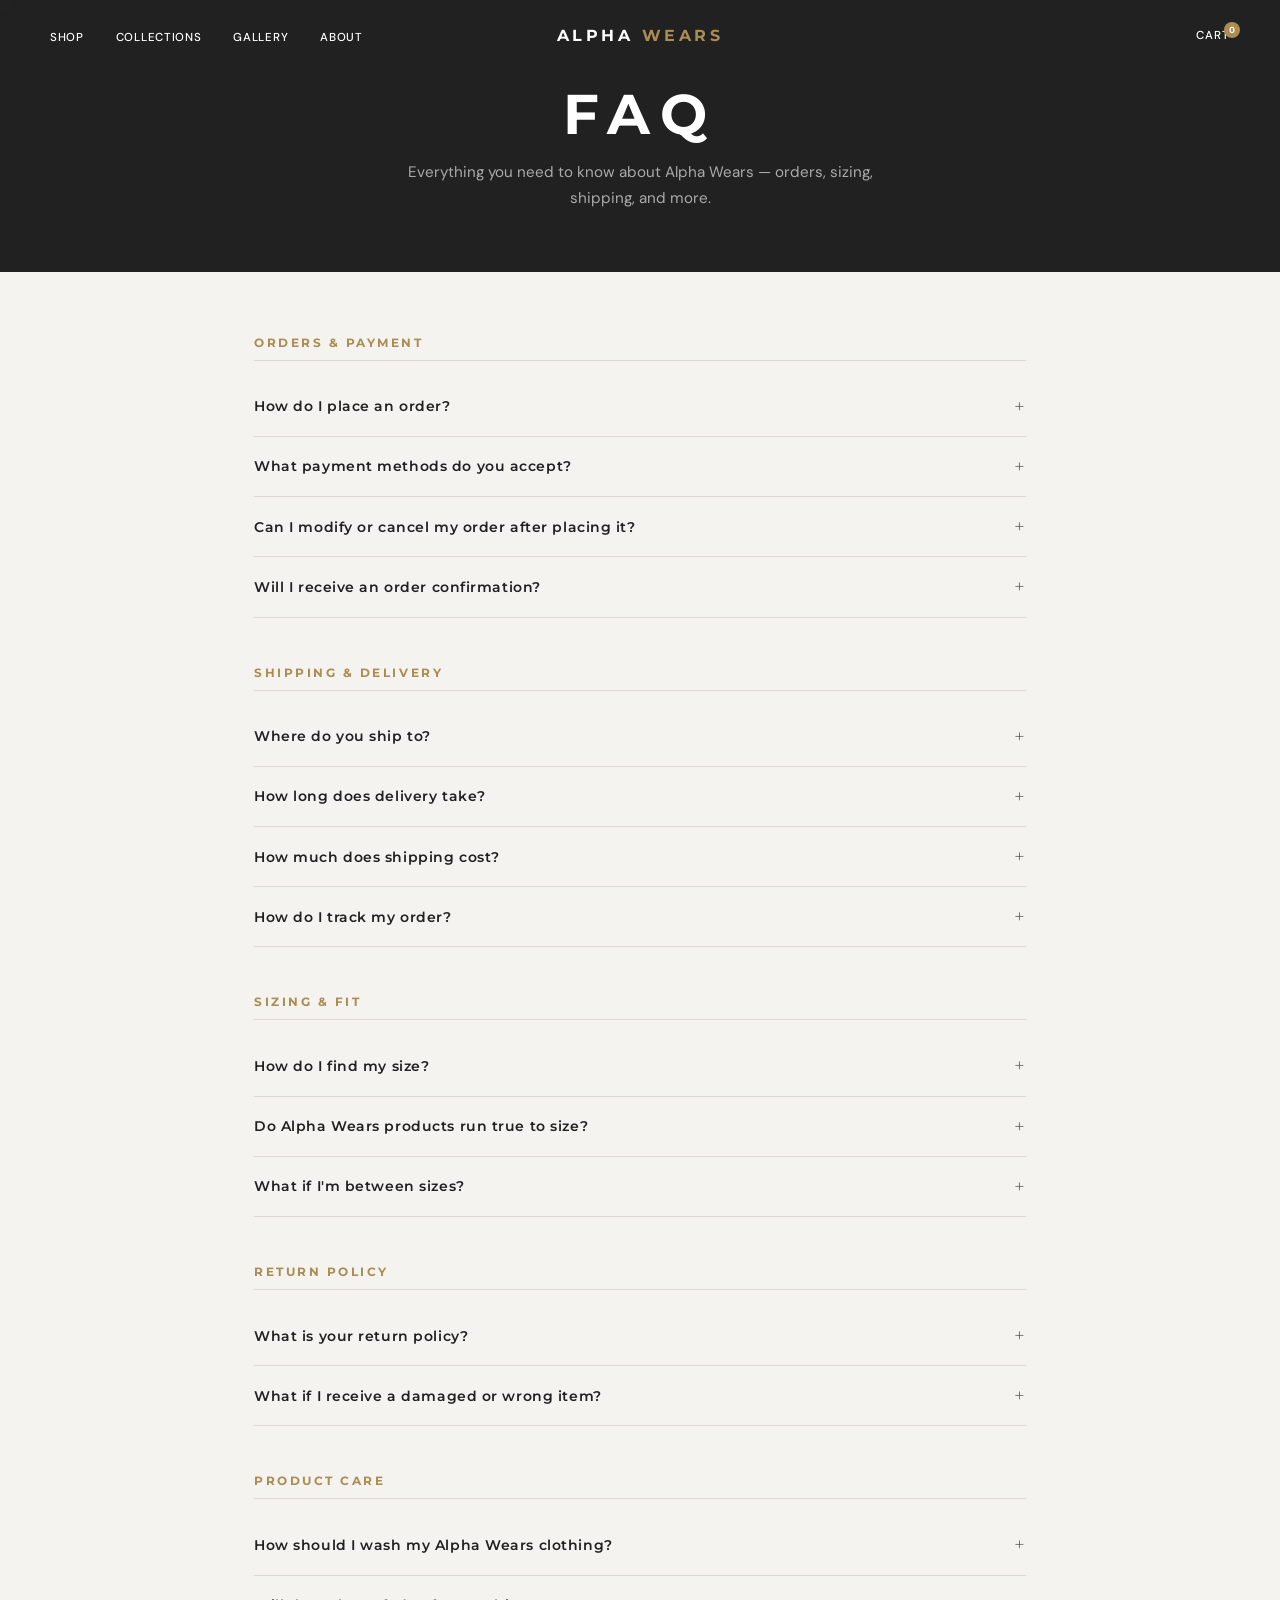
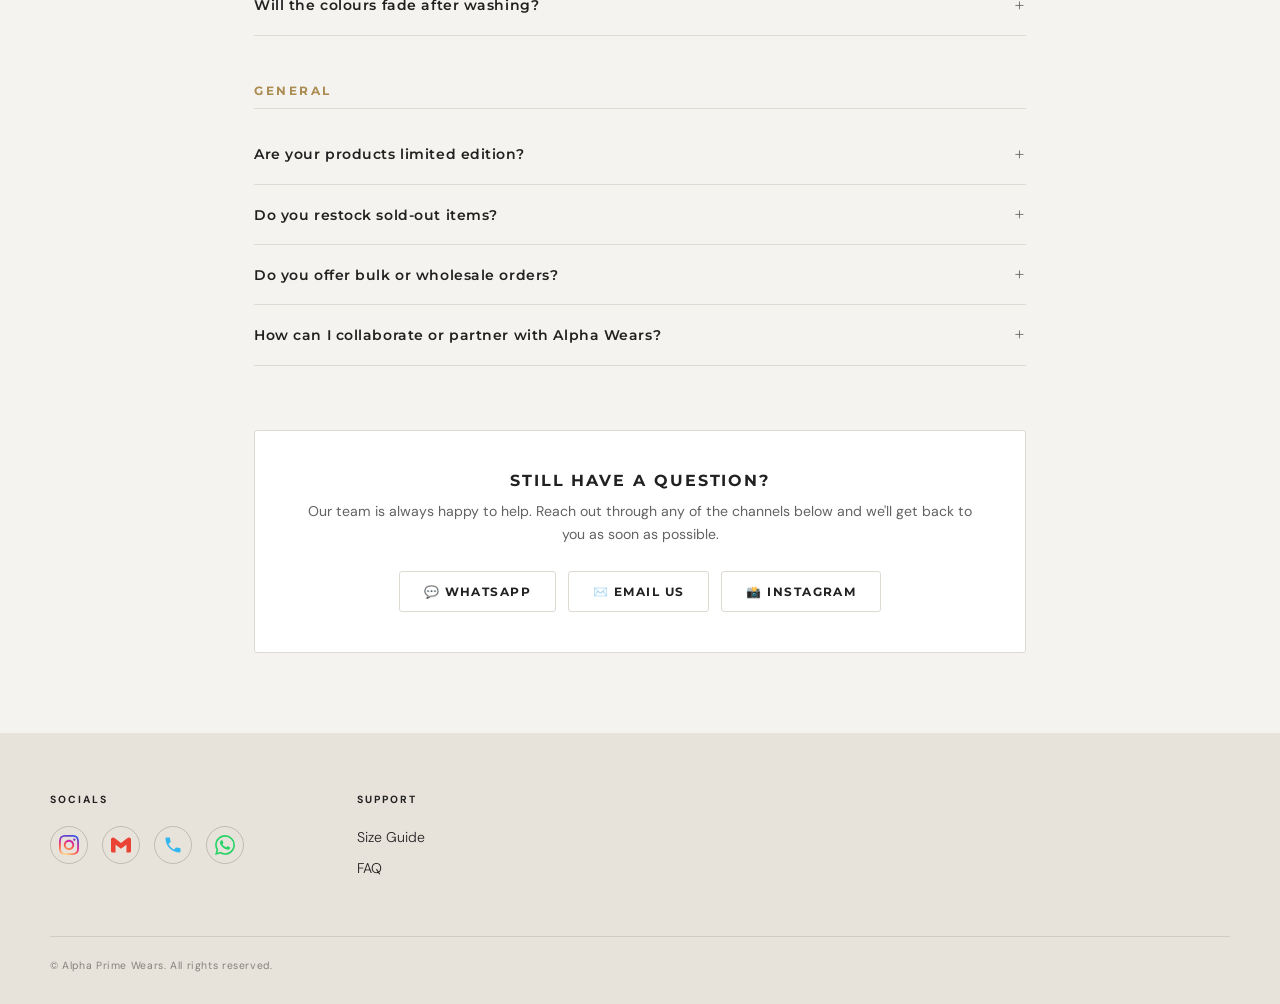
<file: faq.html>
<!DOCTYPE html>
<html lang="en">
<head>
<meta charset="UTF-8"/>
<meta name="viewport" content="width=device-width, initial-scale=1.0"/>
<title>FAQ — ALPHA WEARS</title>
<link rel="preconnect" href="https://fonts.googleapis.com">
<link rel="preconnect" href="https://fonts.gstatic.com" crossorigin>
<link href="https://fonts.googleapis.com/css2?family=Montserrat:ital,wght@0,300;0,400;0,500;0,600;0,700;1,300;1,400&family=DM+Sans:wght@300;400;500&family=Karla:wght@400;500&display=swap" rel="stylesheet">
<link rel="stylesheet" href="styles.css">
<style>
  .faq-hero {
    background: var(--dark);
    color: var(--white);
    text-align: center;
    padding: 80px 24px 60px;
  }
  .faq-hero h1 {
    font-family: var(--font-h);
    font-size: clamp(2rem, 6vw, 3.5rem);
    font-weight: 700;
    letter-spacing: 0.18em;
    text-transform: uppercase;
    margin-bottom: 12px;
  }
  .faq-hero p {
    color: #aaa;
    font-size: 0.95rem;
    max-width: 480px;
    margin: 0 auto;
    line-height: 1.7;
  }

  .faq-container {
    max-width: 820px;
    margin: 0 auto;
    padding: 64px 24px 80px;
  }

  /* Category label */
  .faq-category {
    font-family: var(--font-h);
    font-size: 0.72rem;
    font-weight: 700;
    letter-spacing: 0.22em;
    text-transform: uppercase;
    color: var(--gold);
    margin: 48px 0 16px;
    padding-bottom: 10px;
    border-bottom: 1px solid var(--border);
  }
  .faq-category:first-of-type { margin-top: 0; }

  /* Accordion */
  .faq-item {
    border-bottom: 1px solid var(--border);
  }
  .faq-question {
    width: 100%;
    background: none;
    border: none;
    text-align: left;
    padding: 20px 0;
    display: flex;
    justify-content: space-between;
    align-items: center;
    gap: 16px;
    cursor: pointer;
    font-family: var(--font-h);
    font-size: 0.88rem;
    font-weight: 600;
    letter-spacing: 0.04em;
    color: var(--dark);
    transition: color 0.2s;
  }
  .faq-question:hover { color: var(--gold); }
  .faq-icon {
    font-size: 1.2rem;
    font-weight: 300;
    line-height: 1;
    flex-shrink: 0;
    transition: transform 0.3s ease;
    color: var(--gray);
  }
  .faq-item.open .faq-icon { transform: rotate(45deg); color: var(--gold); }
  .faq-answer {
    max-height: 0;
    overflow: hidden;
    transition: max-height 0.35s ease, padding 0.3s ease;
  }
  .faq-item.open .faq-answer { max-height: 600px; }
  .faq-answer-inner {
    padding: 0 0 22px;
    font-size: 0.88rem;
    color: var(--gray);
    line-height: 1.8;
  }
  .faq-answer-inner a {
    color: var(--dark);
    text-decoration: underline;
  }
  .faq-answer-inner strong { color: var(--dark); }
  .faq-answer-inner ul {
    padding-left: 18px;
    margin-top: 8px;
  }
  .faq-answer-inner ul li { margin-bottom: 6px; }

  /* Still need help */
  .faq-help {
    margin-top: 64px;
    background: var(--white);
    border: 1px solid var(--border);
    border-radius: var(--r);
    padding: 40px;
    text-align: center;
  }
  .faq-help h3 {
    font-family: var(--font-h);
    font-size: 1rem;
    font-weight: 700;
    letter-spacing: 0.12em;
    text-transform: uppercase;
    margin-bottom: 10px;
  }
  .faq-help p {
    font-size: 0.88rem;
    color: var(--gray);
    margin-bottom: 24px;
    line-height: 1.7;
  }
  .faq-help-links {
    display: flex;
    gap: 12px;
    justify-content: center;
    flex-wrap: wrap;
  }
  .faq-help-link {
    display: inline-flex;
    align-items: center;
    gap: 8px;
    padding: 12px 24px;
    border: 1px solid var(--border);
    border-radius: var(--r);
    font-family: var(--font-h);
    font-size: 0.75rem;
    font-weight: 700;
    letter-spacing: 0.12em;
    text-transform: uppercase;
    text-decoration: none;
    color: var(--dark);
    transition: background 0.2s, color 0.2s, border-color 0.2s;
  }
  .faq-help-link:hover {
    background: var(--dark);
    color: var(--white);
    border-color: var(--dark);
  }

  @media (max-width: 600px) {
    .faq-help { padding: 28px 18px; }
  }
</style>
</head>
<body>

<div id="cursor"></div>
<div id="cursor-ring"></div>

<!-- NAV -->
<nav id="navbar" class="scrolled">
  <ul class="nav-links">
    <li><a href="index.html#new-arrivals">Shop</a></li>
    <li><a href="index.html#categories">Collections</a></li>
    <li><a href="index.html#lookbook">Gallery</a></li>
    <li><a href="index.html#about">About</a></li>
  </ul>
  <a href="index.html" class="nav-logo">ALPHA <span>WEARS</span></a>
  <div class="nav-actions">
    <div class="nav-cart">
      <button id="btnNavCart">Cart</button>
      <span class="cart-count">0</span>
    </div>
  </div>
</nav>

<!-- HERO -->
<div class="faq-hero">
  <h1>FAQ</h1>
  <p>Everything you need to know about Alpha Wears — orders, sizing, shipping, and more.</p>
</div>

<div class="faq-container">

  <!-- ORDERS -->
  <p class="faq-category">Orders &amp; Payment</p>

  <div class="faq-item">
    <button class="faq-question" onclick="toggle(this)">
      How do I place an order?
      <span class="faq-icon">+</span>
    </button>
    <div class="faq-answer">
      <div class="faq-answer-inner">
        Browse our collections, choose your size and colour, then click <strong>Add to Cart</strong>. When you're ready, head to checkout and complete your payment. You'll receive an order confirmation via email or WhatsApp.
      </div>
    </div>
  </div>

  <div class="faq-item">
    <button class="faq-question" onclick="toggle(this)">
      What payment methods do you accept?
      <span class="faq-icon">+</span>
    </button>
    <div class="faq-answer">
      <div class="faq-answer-inner">
        We currently accept <strong>Bank Transfer only</strong>. Account details will be provided after you place your order via WhatsApp. Once your transfer is confirmed, your order will be processed immediately.
      </div>
    </div>
  </div>

  <div class="faq-item">
    <button class="faq-question" onclick="toggle(this)">
      Can I modify or cancel my order after placing it?
      <span class="faq-icon">+</span>
    </button>
    <div class="faq-answer">
      <div class="faq-answer-inner">
        You can modify or cancel your order within <strong>2 hours</strong> of placing it. After that, your order may already be packed and ready for dispatch. Contact us immediately via <a href="https://wa.me/2349098641755" target="_blank">WhatsApp</a> or <a href="mailto:Alphawears1@gmail.com">email</a> and we'll do our best to help.
      </div>
    </div>
  </div>

  <div class="faq-item">
    <button class="faq-question" onclick="toggle(this)">
      Will I receive an order confirmation?
      <span class="faq-icon">+</span>
    </button>
    <div class="faq-answer">
      <div class="faq-answer-inner">
        Yes. Once your order is confirmed and payment is verified, you'll receive a confirmation message via WhatsApp or email with your order details and estimated delivery timeline.
      </div>
    </div>
  </div>

  <!-- SHIPPING -->
  <p class="faq-category">Shipping &amp; Delivery</p>

  <div class="faq-item">
    <button class="faq-question" onclick="toggle(this)">
      Where do you ship to?
      <span class="faq-icon">+</span>
    </button>
    <div class="faq-answer">
      <div class="faq-answer-inner">
        We ship <strong>globally</strong>. Whether you're in Nigeria, the UK, US, Europe, or anywhere else — we'll get your order to you. Shipping rates and delivery timelines vary by location and are calculated at checkout.
      </div>
    </div>
  </div>

  <div class="faq-item">
    <button class="faq-question" onclick="toggle(this)">
      How long does delivery take?
      <span class="faq-icon">+</span>
    </button>
    <div class="faq-answer">
      <div class="faq-answer-inner">
        <ul>
          <li><strong>Lagos:</strong> 2–3 business days</li>
          <li><strong>Other states:</strong> 3–5 business days</li>
          <li><strong>Remote areas / International:</strong> 5–7 business days</li>
        </ul>
        Delivery times may vary during peak periods or public holidays.
      </div>
    </div>
  </div>

  <div class="faq-item">
    <button class="faq-question" onclick="toggle(this)">
      How much does shipping cost?
      <span class="faq-icon">+</span>
    </button>
    <div class="faq-answer">
      <div class="faq-answer-inner">
        Shipping fees are calculated at checkout based on your location. Orders above a certain amount may qualify for <strong>free shipping</strong> — check our homepage for current promotions.
      </div>
    </div>
  </div>

  <div class="faq-item">
    <button class="faq-question" onclick="toggle(this)">
      How do I track my order?
      <span class="faq-icon">+</span>
    </button>
    <div class="faq-answer">
      <div class="faq-answer-inner">
        Once your order is dispatched, we'll send you a tracking number via WhatsApp or email. You can use this to monitor your delivery in real time through our logistics partner's platform.
      </div>
    </div>
  </div>

  <!-- SIZING -->
  <p class="faq-category">Sizing &amp; Fit</p>

  <div class="faq-item">
    <button class="faq-question" onclick="toggle(this)">
      How do I find my size?
      <span class="faq-icon">+</span>
    </button>
    <div class="faq-answer">
      <div class="faq-answer-inner">
        Visit our <a href="size-guide.html">Size Guide</a> page for detailed measurements across all product categories including tops, hoodies, jackets, pants, shorts, and headwear. We include both cm and inch measurements.
      </div>
    </div>
  </div>

  <div class="faq-item">
    <button class="faq-question" onclick="toggle(this)">
      Do Alpha Wears products run true to size?
      <span class="faq-icon">+</span>
    </button>
    <div class="faq-answer">
      <div class="faq-answer-inner">
        Most of our pieces are designed with an <strong>oversized streetwear fit</strong>. If you prefer a more fitted look, we recommend sizing down. Check each product's description for specific fit notes, or reach out to us and we'll advise you directly.
      </div>
    </div>
  </div>

  <div class="faq-item">
    <button class="faq-question" onclick="toggle(this)">
      What if I'm between sizes?
      <span class="faq-icon">+</span>
    </button>
    <div class="faq-answer">
      <div class="faq-answer-inner">
        If you're between two sizes, we recommend going <strong>one size up</strong> for a relaxed streetwear silhouette. For a snug or structured fit, go <strong>one size down</strong>. When in doubt, message us on WhatsApp — we're happy to help you decide.
      </div>
    </div>
  </div>

  <!-- RETURNS -->
  <p class="faq-category">Return Policy</p>

  <div class="faq-item">
    <button class="faq-question" onclick="toggle(this)">
      What is your return policy?
      <span class="faq-icon">+</span>
    </button>
    <div class="faq-answer">
      <div class="faq-answer-inner">
        There is <strong>no return policy</strong> if the product is in good condition. All sales are final once the item has been delivered and confirmed in good condition. If you receive a damaged or incorrect item, please contact us immediately via <a href="https://wa.me/2349098641755" target="_blank">WhatsApp</a> or <a href="mailto:Alphawears1@gmail.com">email</a> and we will resolve it promptly.
      </div>
    </div>
  </div>

  <div class="faq-item">
    <button class="faq-question" onclick="toggle(this)">
      What if I receive a damaged or wrong item?
      <span class="faq-icon">+</span>
    </button>
    <div class="faq-answer">
      <div class="faq-answer-inner">
        We're sorry if this happens! Please contact us immediately with your order number and a photo of the item. We'll arrange a replacement or full refund at no extra cost to you.
      </div>
    </div>
  </div>

  <!-- PRODUCT CARE -->
  <p class="faq-category">Product Care</p>

  <div class="faq-item">
    <button class="faq-question" onclick="toggle(this)">
      How should I wash my Alpha Wears clothing?
      <span class="faq-icon">+</span>
    </button>
    <div class="faq-answer">
      <div class="faq-answer-inner">
        To keep your pieces looking fresh:
        <ul>
          <li>Cold wash only (30°C or below)</li>
          <li>Turn garments inside out before washing</li>
          <li>Do not tumble dry — air dry flat</li>
          <li>Iron inside out on a low heat setting</li>
          <li>Do not bleach or dry clean</li>
        </ul>
        Following these steps preserves the colour, print quality, and shape of your Alpha gear.
      </div>
    </div>
  </div>

  <div class="faq-item">
    <button class="faq-question" onclick="toggle(this)">
      Will the colours fade after washing?
      <span class="faq-icon">+</span>
    </button>
    <div class="faq-answer">
      <div class="faq-answer-inner">
        Our garments are made with high-quality, colour-fast fabrics. With proper care (cold wash, no tumble dry), your pieces will maintain their vibrancy wash after wash. Avoid harsh detergents and prolonged exposure to direct sunlight when drying.
      </div>
    </div>
  </div>

  <!-- GENERAL -->
  <p class="faq-category">General</p>

  <div class="faq-item">
    <button class="faq-question" onclick="toggle(this)">
      Are your products limited edition?
      <span class="faq-icon">+</span>
    </button>
    <div class="faq-answer">
      <div class="faq-answer-inner">
        Many Alpha Wears drops are <strong>limited edition</strong>. Once a style sells out, it may not be restocked. We recommend securing your size early. Follow us on Instagram <strong>@alpha.wears</strong> to stay updated on new drops and restocks.
      </div>
    </div>
  </div>

  <div class="faq-item">
    <button class="faq-question" onclick="toggle(this)">
      Do you restock sold-out items?
      <span class="faq-icon">+</span>
    </button>
    <div class="faq-answer">
      <div class="faq-answer-inner">
        Restocks happen occasionally but are not guaranteed. If a specific item or size is sold out, contact us via WhatsApp or email and we'll let you know if a restock is planned.
      </div>
    </div>
  </div>

  <div class="faq-item">
    <button class="faq-question" onclick="toggle(this)">
      Do you offer bulk or wholesale orders?
      <span class="faq-icon">+</span>
    </button>
    <div class="faq-answer">
      <div class="faq-answer-inner">
        Yes, we accommodate bulk orders for events, corporate gifts, and resellers. Please reach out to us directly at <a href="mailto:Alphawears1@gmail.com">Alphawears1@gmail.com</a> with your requirements and we'll provide a custom quote.
      </div>
    </div>
  </div>

  <div class="faq-item">
    <button class="faq-question" onclick="toggle(this)">
      How can I collaborate or partner with Alpha Wears?
      <span class="faq-icon">+</span>
    </button>
    <div class="faq-answer">
      <div class="faq-answer-inner">
        We're always open to creative collaborations — influencers, photographers, stylists, and brands. Send us a DM on Instagram <strong>@alpha.wears</strong> or email us at <a href="mailto:Alphawears1@gmail.com">Alphawears1@gmail.com</a> with a brief intro and your idea.
      </div>
    </div>
  </div>

  <!-- STILL NEED HELP -->
  <div class="faq-help">
    <h3>Still Have a Question?</h3>
    <p>Our team is always happy to help. Reach out through any of the channels below and we'll get back to you as soon as possible.</p>
    <div class="faq-help-links">
      <a href="https://wa.me/2349098641755" class="faq-help-link" target="_blank" rel="noopener">💬 WhatsApp</a>
      <a href="mailto:Alphawears1@gmail.com" class="faq-help-link">✉️ Email Us</a>
      <a href="https://www.instagram.com/alpha.wears?igsh=MXhzMG90eXk0OXZidA==" class="faq-help-link" target="_blank" rel="noopener">📸 Instagram</a>
    </div>
  </div>

</div>

<!-- FOOTER -->
<footer id="about">
  <div class="container">
    <div class="footer-top">
      <div class="footer-col">
        <h4>Socials</h4>
        <div class="social-links">
          <a href="https://www.instagram.com/alpha.wears?igsh=MXhzMG90eXk0OXZidA==" class="social-link" title="Instagram" target="_blank" rel="noopener"><svg viewBox="0 0 24 24" xmlns="http://www.w3.org/2000/svg"><defs><radialGradient id="ig-g" cx="30%" cy="107%" r="130%"><stop offset="0%" stop-color="#fdf497"/><stop offset="45%" stop-color="#fd5949"/><stop offset="60%" stop-color="#d6249f"/><stop offset="90%" stop-color="#285AEB"/></radialGradient></defs><path fill="url(#ig-g)" d="M12 2.163c3.204 0 3.584.012 4.85.07 3.252.148 4.771 1.691 4.919 4.919.058 1.265.069 1.645.069 4.849 0 3.205-.012 3.584-.069 4.849-.149 3.225-1.664 4.771-4.919 4.919-1.266.058-1.644.07-4.85.07-3.204 0-3.584-.012-4.849-.07-3.26-.149-4.771-1.699-4.919-4.92-.058-1.265-.07-1.644-.07-4.849 0-3.204.013-3.583.07-4.849.149-3.227 1.664-4.771 4.919-4.919 1.266-.057 1.645-.069 4.849-.069zm0-2.163c-3.259 0-3.667.014-4.947.072-4.358.2-6.78 2.618-6.98 6.98-.059 1.281-.073 1.689-.073 4.948 0 3.259.014 3.668.072 4.948.2 4.358 2.618 6.78 6.98 6.98 1.281.058 1.689.072 4.948.072 3.259 0 3.668-.014 4.948-.072 4.354-.2 6.782-2.618 6.979-6.98.059-1.28.073-1.689.073-4.948 0-3.259-.014-3.667-.072-4.947-.196-4.354-2.617-6.78-6.979-6.98-1.281-.059-1.69-.073-4.949-.073zm0 5.838c-3.403 0-6.162 2.759-6.162 6.162s2.759 6.163 6.162 6.163 6.162-2.759 6.162-6.163c0-3.403-2.759-6.162-6.162-6.162zm0 10.162c-2.209 0-4-1.79-4-4 0-2.209 1.791-4 4-4s4 1.791 4 4c0 2.21-1.791 4-4 4zm6.406-11.845c-.796 0-1.441.645-1.441 1.44s.645 1.44 1.441 1.44c.795 0 1.439-.645 1.439-1.44s-.644-1.44-1.439-1.44z"/></svg></a>
          <a href="mailto:Alphawears1@gmail.com" class="social-link" title="Gmail"><svg viewBox="0 0 24 24" xmlns="http://www.w3.org/2000/svg"><path d="M24 5.457v13.909c0 .904-.732 1.636-1.636 1.636h-3.819V11.73L12 16.64l-6.545-4.91v9.273H1.636A1.636 1.636 0 0 1 0 19.366V5.457c0-2.023 2.309-3.178 3.927-1.964L5.455 4.64 12 9.548l6.545-4.91 1.528-1.145C21.69 2.28 24 3.434 24 5.457z" fill="#EA4335"/></svg></a>
          <a href="tel:08137371048" class="social-link" title="Call Us"><svg viewBox="0 0 24 24" xmlns="http://www.w3.org/2000/svg"><path d="M6.62 10.79c1.44 2.83 3.76 5.14 6.59 6.59l2.2-2.2c.27-.27.67-.36 1.02-.24 1.12.37 2.33.57 3.57.57.55 0 1 .45 1 1V20c0 .55-.45 1-1 1-9.39 0-17-7.61-17-17 0-.55.45-1 1-1h3.5c.55 0 1 .45 1 1 0 1.25.2 2.45.57 3.57.11.35.03.74-.25 1.02l-2.2 2.2z" fill="#34B7F1"/></svg></a>
          <a href="https://wa.me/2349098641755" class="social-link" title="WhatsApp" target="_blank" rel="noopener"><svg viewBox="0 0 24 24" xmlns="http://www.w3.org/2000/svg"><path d="M17.472 14.382c-.297-.149-1.758-.867-2.03-.967-.273-.099-.471-.148-.67.15-.197.297-.767.966-.94 1.164-.173.199-.347.223-.644.075-.297-.15-1.255-.463-2.39-1.475-.883-.788-1.48-1.761-1.653-2.059-.173-.297-.018-.458.13-.606.134-.133.298-.347.446-.52.149-.174.198-.298.298-.497.099-.198.05-.371-.025-.52-.075-.149-.669-1.612-.916-2.207-.242-.579-.487-.5-.669-.51-.173-.008-.371-.01-.57-.01-.198 0-.52.074-.792.372-.272.297-1.04 1.016-1.04 2.479 0 1.462 1.065 2.875 1.213 3.074.149.198 2.096 3.2 5.077 4.487.709.306 1.262.489 1.694.625.712.227 1.36.195 1.871.118.571-.085 1.758-.719 2.006-1.413.248-.694.248-1.289.173-1.413-.074-.124-.272-.198-.57-.347m-5.421 7.403h-.004a9.87 9.87 0 0 1-5.031-1.378l-.361-.214-3.741.982.998-3.648-.235-.374a9.86 9.86 0 0 1-1.51-5.26c.001-5.45 4.436-9.884 9.888-9.884 2.64 0 5.122 1.03 6.988 2.898a9.825 9.825 0 0 1 2.893 6.994c-.003 5.45-4.437 9.884-9.885 9.884m8.413-18.297A11.815 11.815 0 0 0 12.05 0C5.495 0 .16 5.335.157 11.892c0 2.096.547 4.142 1.588 5.945L.057 24l6.305-1.654a11.882 11.882 0 0 0 5.683 1.448h.005c6.554 0 11.89-5.335 11.893-11.893a11.821 11.821 0 0 0-3.48-8.413Z" fill="#25D366"/></svg></a>
        </div>
      </div>
      <div class="footer-col">
        <h4>Support</h4>
        <ul>
          <li><a href="size-guide.html">Size Guide</a></li>
          <li><a href="faq.html">FAQ</a></li>
        </ul>
      </div>
    </div>
    <div class="footer-bottom">
      <p class="footer-copy">© Alpha Prime Wears. All rights reserved.</p>
    </div>
  </div>
</footer>

<script src="main.js"></script>
<script>
  function toggle(btn) {
    const item = btn.closest('.faq-item');
    const isOpen = item.classList.contains('open');
    document.querySelectorAll('.faq-item.open').forEach(i => i.classList.remove('open'));
    if (!isOpen) item.classList.add('open');
  }
</script>
</body>
</html>
</file>
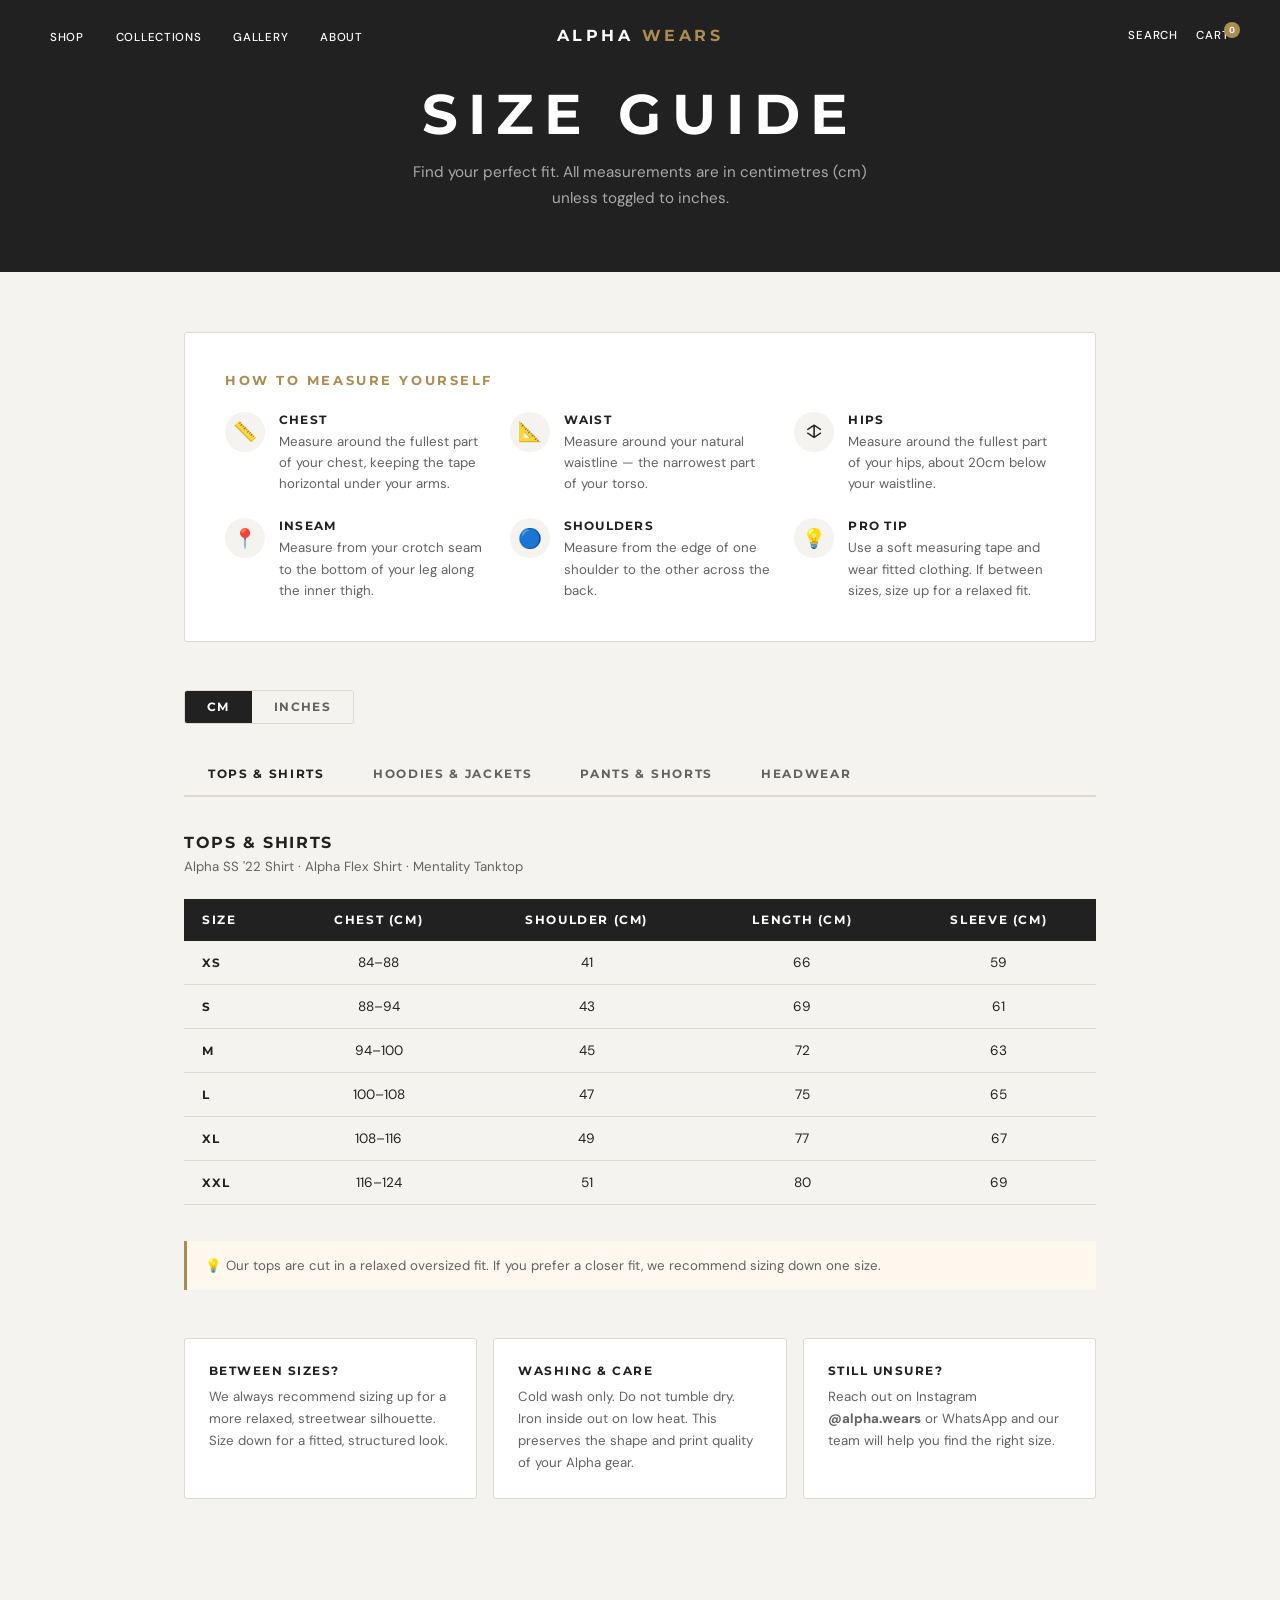
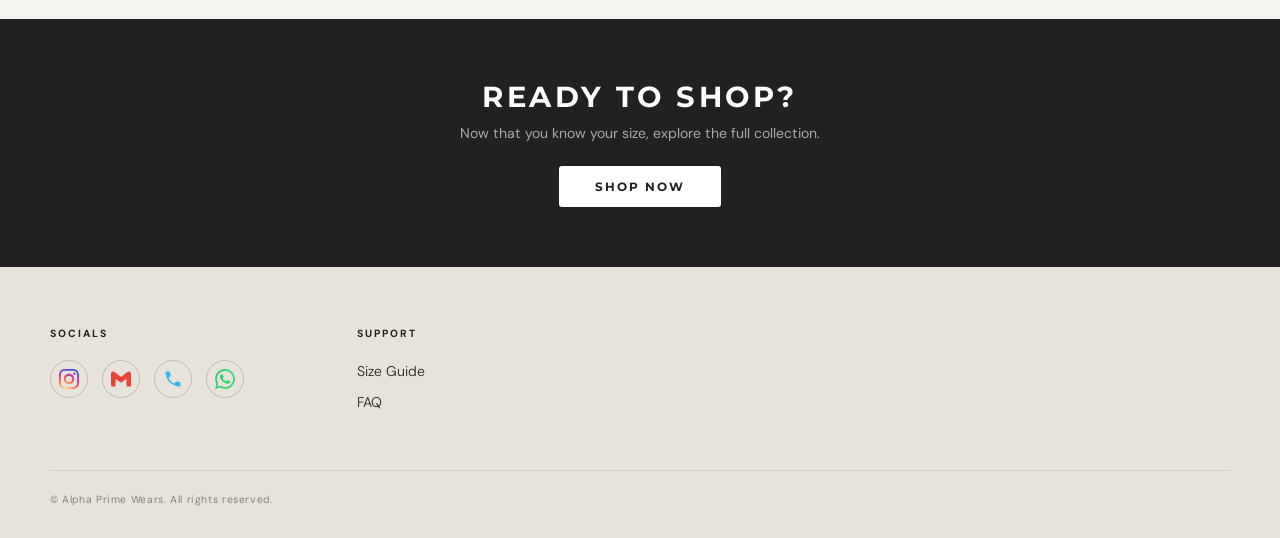
<file: size-guide.html>
<!DOCTYPE html>
<html lang="en">
<head>
<meta charset="UTF-8"/>
<meta name="viewport" content="width=device-width, initial-scale=1.0"/>
<title>Size Guide — ALPHA WEARS</title>
<link rel="preconnect" href="https://fonts.googleapis.com">
<link rel="preconnect" href="https://fonts.gstatic.com" crossorigin>
<link href="https://fonts.googleapis.com/css2?family=Montserrat:ital,wght@0,300;0,400;0,500;0,600;0,700;1,300;1,400&family=DM+Sans:wght@300;400;500&family=Karla:wght@400;500&display=swap" rel="stylesheet">
<link rel="stylesheet" href="styles.css">
<style>
  .sg-hero {
    background: var(--dark);
    color: var(--white);
    text-align: center;
    padding: 80px 24px 60px;
  }
  .sg-hero h1 {
    font-family: var(--font-h);
    font-size: clamp(2rem, 6vw, 3.5rem);
    font-weight: 700;
    letter-spacing: 0.18em;
    text-transform: uppercase;
    margin-bottom: 12px;
  }
  .sg-hero p {
    font-family: var(--font-b);
    color: #aaa;
    font-size: 0.95rem;
    max-width: 500px;
    margin: 0 auto;
    line-height: 1.7;
  }

  .sg-container {
    max-width: 960px;
    margin: 0 auto;
    padding: 60px 24px;
  }

  /* How to measure */
  .measure-section {
    background: var(--white);
    border: 1px solid var(--border);
    border-radius: var(--r);
    padding: 40px;
    margin-bottom: 48px;
  }
  .measure-section h2 {
    font-family: var(--font-h);
    font-size: 0.8rem;
    font-weight: 700;
    letter-spacing: 0.2em;
    text-transform: uppercase;
    color: var(--gold);
    margin-bottom: 24px;
  }
  .measure-grid {
    display: grid;
    grid-template-columns: repeat(auto-fit, minmax(200px, 1fr));
    gap: 24px;
  }
  .measure-item {
    display: flex;
    gap: 14px;
    align-items: flex-start;
  }
  .measure-icon {
    width: 40px; height: 40px;
    background: var(--cream);
    border-radius: 50%;
    display: flex; align-items: center; justify-content: center;
    font-size: 1.2rem;
    flex-shrink: 0;
  }
  .measure-item h3 {
    font-family: var(--font-h);
    font-size: 0.78rem;
    font-weight: 700;
    letter-spacing: 0.1em;
    text-transform: uppercase;
    margin-bottom: 4px;
  }
  .measure-item p {
    font-size: 0.83rem;
    color: var(--gray);
    line-height: 1.6;
  }

  /* Category tabs */
  .sg-tabs {
    display: flex;
    gap: 0;
    border-bottom: 2px solid var(--border);
    margin-bottom: 36px;
    overflow-x: auto;
  }
  .sg-tab {
    font-family: var(--font-h);
    font-size: 0.75rem;
    font-weight: 700;
    letter-spacing: 0.14em;
    text-transform: uppercase;
    padding: 14px 24px;
    background: none;
    border: none;
    border-bottom: 2px solid transparent;
    margin-bottom: -2px;
    cursor: pointer;
    color: var(--gray);
    white-space: nowrap;
    transition: color 0.2s, border-color 0.2s;
  }
  .sg-tab.active {
    color: var(--dark);
    border-bottom-color: var(--dark);
  }

  /* Size chart */
  .sg-chart { display: none; }
  .sg-chart.active { display: block; }

  .chart-title {
    font-family: var(--font-h);
    font-size: 1rem;
    font-weight: 700;
    letter-spacing: 0.1em;
    text-transform: uppercase;
    margin-bottom: 6px;
  }
  .chart-subtitle {
    font-size: 0.83rem;
    color: var(--gray);
    margin-bottom: 24px;
  }

  .size-table-wrap { overflow-x: auto; margin-bottom: 36px; }
  table {
    width: 100%;
    border-collapse: collapse;
    font-size: 0.85rem;
  }
  thead tr {
    background: var(--dark);
    color: var(--white);
  }
  thead th {
    font-family: var(--font-h);
    font-size: 0.72rem;
    font-weight: 700;
    letter-spacing: 0.14em;
    text-transform: uppercase;
    padding: 14px 18px;
    text-align: center;
  }
  thead th:first-child { text-align: left; }
  tbody tr { border-bottom: 1px solid var(--border); }
  tbody tr:nth-child(even) { background: var(--cream); }
  tbody td {
    padding: 13px 18px;
    text-align: center;
    font-family: var(--font-b);
    color: var(--dark);
  }
  tbody td:first-child {
    text-align: left;
    font-family: var(--font-h);
    font-weight: 700;
    font-size: 0.78rem;
    letter-spacing: 0.1em;
  }

  .chart-note {
    background: #fff8ee;
    border-left: 3px solid var(--gold);
    padding: 14px 18px;
    font-size: 0.83rem;
    color: var(--gray);
    line-height: 1.6;
    margin-top: 12px;
    border-radius: 0 var(--r) var(--r) 0;
  }

  /* Unit toggle */
  .unit-toggle {
    display: flex;
    gap: 0;
    margin-bottom: 28px;
    border: 1px solid var(--border);
    border-radius: var(--r);
    width: fit-content;
    overflow: hidden;
  }
  .unit-btn {
    font-family: var(--font-h);
    font-size: 0.72rem;
    font-weight: 700;
    letter-spacing: 0.12em;
    text-transform: uppercase;
    padding: 9px 22px;
    background: none;
    border: none;
    cursor: pointer;
    color: var(--gray);
    transition: background 0.2s, color 0.2s;
  }
  .unit-btn.active {
    background: var(--dark);
    color: var(--white);
  }

  /* Fit tip cards */
  .fit-tips {
    display: grid;
    grid-template-columns: repeat(auto-fit, minmax(220px, 1fr));
    gap: 16px;
    margin-top: 48px;
  }
  .fit-tip-card {
    background: var(--white);
    border: 1px solid var(--border);
    border-radius: var(--r);
    padding: 24px;
  }
  .fit-tip-card h4 {
    font-family: var(--font-h);
    font-size: 0.78rem;
    font-weight: 700;
    letter-spacing: 0.12em;
    text-transform: uppercase;
    margin-bottom: 8px;
    color: var(--dark);
  }
  .fit-tip-card p {
    font-size: 0.83rem;
    color: var(--gray);
    line-height: 1.65;
  }

  /* CTA */
  .sg-cta {
    text-align: center;
    padding: 60px 24px;
    background: var(--dark);
    color: var(--white);
    margin-top: 60px;
  }
  .sg-cta h3 {
    font-family: var(--font-h);
    font-size: clamp(1.2rem, 3vw, 1.8rem);
    font-weight: 700;
    letter-spacing: 0.12em;
    text-transform: uppercase;
    margin-bottom: 10px;
  }
  .sg-cta p {
    color: #aaa;
    font-size: 0.88rem;
    margin-bottom: 24px;
  }
  .sg-cta a {
    display: inline-block;
    padding: 13px 36px;
    background: var(--white);
    color: var(--dark);
    font-family: var(--font-h);
    font-size: 0.78rem;
    font-weight: 700;
    letter-spacing: 0.16em;
    text-transform: uppercase;
    text-decoration: none;
    border-radius: var(--r);
    transition: background 0.2s, color 0.2s;
  }
  .sg-cta a:hover { background: var(--gold); color: var(--white); }

  @media (max-width: 600px) {
    .measure-section { padding: 24px 18px; }
    .sg-tab { padding: 12px 16px; font-size: 0.7rem; }
    thead th, tbody td { padding: 11px 12px; }
  }
</style>
</head>
<body>

<div id="cursor"></div>
<div id="cursor-ring"></div>

<!-- NAV -->
<nav id="navbar" class="scrolled">
  <ul class="nav-links">
    <li><a href="index.html#new-arrivals">Shop</a></li>
    <li><a href="index.html#categories">Collections</a></li>
    <li><a href="index.html#lookbook">Gallery</a></li>
    <li><a href="index.html#about">About</a></li>
  </ul>
  <a href="index.html" class="nav-logo">ALPHA <span>WEARS</span></a>
  <div class="nav-actions">
    <button id="btnNavSearch">Search</button>
    <div class="nav-cart">
      <button id="btnNavCart">Cart</button>
      <span class="cart-count">0</span>
    </div>
    <button class="menu-btn" aria-label="Menu">
      <span></span><span></span><span></span>
    </button>
  </div>
</nav>

<!-- HERO -->
<div class="sg-hero">
  <h1>Size Guide</h1>
  <p>Find your perfect fit. All measurements are in centimetres (cm) unless toggled to inches.</p>
</div>

<div class="sg-container">

  <!-- HOW TO MEASURE -->
  <div class="measure-section">
    <h2>How to Measure Yourself</h2>
    <div class="measure-grid">
      <div class="measure-item">
        <div class="measure-icon">📏</div>
        <div>
          <h3>Chest</h3>
          <p>Measure around the fullest part of your chest, keeping the tape horizontal under your arms.</p>
        </div>
      </div>
      <div class="measure-item">
        <div class="measure-icon">📐</div>
        <div>
          <h3>Waist</h3>
          <p>Measure around your natural waistline — the narrowest part of your torso.</p>
        </div>
      </div>
      <div class="measure-item">
        <div class="measure-icon">↕️</div>
        <div>
          <h3>Hips</h3>
          <p>Measure around the fullest part of your hips, about 20cm below your waistline.</p>
        </div>
      </div>
      <div class="measure-item">
        <div class="measure-icon">📍</div>
        <div>
          <h3>Inseam</h3>
          <p>Measure from your crotch seam to the bottom of your leg along the inner thigh.</p>
        </div>
      </div>
      <div class="measure-item">
        <div class="measure-icon">🔵</div>
        <div>
          <h3>Shoulders</h3>
          <p>Measure from the edge of one shoulder to the other across the back.</p>
        </div>
      </div>
      <div class="measure-item">
        <div class="measure-icon">💡</div>
        <div>
          <h3>Pro Tip</h3>
          <p>Use a soft measuring tape and wear fitted clothing. If between sizes, size up for a relaxed fit.</p>
        </div>
      </div>
    </div>
  </div>

  <!-- UNIT TOGGLE -->
  <div class="unit-toggle">
    <button class="unit-btn active" onclick="setUnit('cm', this)">CM</button>
    <button class="unit-btn" onclick="setUnit('in', this)">INCHES</button>
  </div>

  <!-- TABS -->
  <div class="sg-tabs">
    <button class="sg-tab active" onclick="showChart('tops', this)">Tops &amp; Shirts</button>
    <button class="sg-tab" onclick="showChart('hoodies', this)">Hoodies &amp; Jackets</button>
    <button class="sg-tab" onclick="showChart('pants', this)">Pants &amp; Shorts</button>
    <button class="sg-tab" onclick="showChart('headwear', this)">Headwear</button>
  </div>

  <!-- TOPS -->
  <div class="sg-chart active" id="chart-tops">
    <p class="chart-title">Tops &amp; Shirts</p>
    <p class="chart-subtitle">Alpha SS '22 Shirt · Alpha Flex Shirt · Mentality Tanktop</p>
    <div class="size-table-wrap">
      <table>
        <thead>
          <tr>
            <th>Size</th>
            <th>Chest <span class="unit-label">(cm)</span></th>
            <th>Shoulder <span class="unit-label">(cm)</span></th>
            <th>Length <span class="unit-label">(cm)</span></th>
            <th>Sleeve <span class="unit-label">(cm)</span></th>
          </tr>
        </thead>
        <tbody>
          <tr>
            <td>XS</td>
            <td class="cm">84–88</td><td class="cm">41</td><td class="cm">66</td><td class="cm">59</td>
            <td class="in" style="display:none">33–35</td><td class="in" style="display:none">16.1</td><td class="in" style="display:none">26</td><td class="in" style="display:none">23.2</td>
          </tr>
          <tr>
            <td>S</td>
            <td class="cm">88–94</td><td class="cm">43</td><td class="cm">69</td><td class="cm">61</td>
            <td class="in" style="display:none">34.6–37</td><td class="in" style="display:none">16.9</td><td class="in" style="display:none">27.2</td><td class="in" style="display:none">24</td>
          </tr>
          <tr>
            <td>M</td>
            <td class="cm">94–100</td><td class="cm">45</td><td class="cm">72</td><td class="cm">63</td>
            <td class="in" style="display:none">37–39.4</td><td class="in" style="display:none">17.7</td><td class="in" style="display:none">28.3</td><td class="in" style="display:none">24.8</td>
          </tr>
          <tr>
            <td>L</td>
            <td class="cm">100–108</td><td class="cm">47</td><td class="cm">75</td><td class="cm">65</td>
            <td class="in" style="display:none">39.4–42.5</td><td class="in" style="display:none">18.5</td><td class="in" style="display:none">29.5</td><td class="in" style="display:none">25.6</td>
          </tr>
          <tr>
            <td>XL</td>
            <td class="cm">108–116</td><td class="cm">49</td><td class="cm">77</td><td class="cm">67</td>
            <td class="in" style="display:none">42.5–45.7</td><td class="in" style="display:none">19.3</td><td class="in" style="display:none">30.3</td><td class="in" style="display:none">26.4</td>
          </tr>
          <tr>
            <td>XXL</td>
            <td class="cm">116–124</td><td class="cm">51</td><td class="cm">80</td><td class="cm">69</td>
            <td class="in" style="display:none">45.7–48.8</td><td class="in" style="display:none">20.1</td><td class="in" style="display:none">31.5</td><td class="in" style="display:none">27.2</td>
          </tr>
        </tbody>
      </table>
    </div>
    <p class="chart-note">💡 Our tops are cut in a relaxed oversized fit. If you prefer a closer fit, we recommend sizing down one size.</p>
  </div>

  <!-- HOODIES & JACKETS -->
  <div class="sg-chart" id="chart-hoodies">
    <p class="chart-title">Hoodies &amp; Jackets</p>
    <p class="chart-subtitle">Alpha Prime Lifestyle Hoodie · Alpha Leather Luxe Fit</p>
    <div class="size-table-wrap">
      <table>
        <thead>
          <tr>
            <th>Size</th>
            <th>Chest <span class="unit-label">(cm)</span></th>
            <th>Shoulder <span class="unit-label">(cm)</span></th>
            <th>Length <span class="unit-label">(cm)</span></th>
            <th>Sleeve <span class="unit-label">(cm)</span></th>
          </tr>
        </thead>
        <tbody>
          <tr>
            <td>XS</td>
            <td class="cm">88–92</td><td class="cm">43</td><td class="cm">65</td><td class="cm">60</td>
            <td class="in" style="display:none">34.6–36.2</td><td class="in" style="display:none">16.9</td><td class="in" style="display:none">25.6</td><td class="in" style="display:none">23.6</td>
          </tr>
          <tr>
            <td>S</td>
            <td class="cm">92–98</td><td class="cm">45</td><td class="cm">68</td><td class="cm">62</td>
            <td class="in" style="display:none">36.2–38.6</td><td class="in" style="display:none">17.7</td><td class="in" style="display:none">26.8</td><td class="in" style="display:none">24.4</td>
          </tr>
          <tr>
            <td>M</td>
            <td class="cm">98–104</td><td class="cm">47</td><td class="cm">71</td><td class="cm">64</td>
            <td class="in" style="display:none">38.6–40.9</td><td class="in" style="display:none">18.5</td><td class="in" style="display:none">28</td><td class="in" style="display:none">25.2</td>
          </tr>
          <tr>
            <td>L</td>
            <td class="cm">104–112</td><td class="cm">49</td><td class="cm">74</td><td class="cm">66</td>
            <td class="in" style="display:none">40.9–44.1</td><td class="in" style="display:none">19.3</td><td class="in" style="display:none">29.1</td><td class="in" style="display:none">26</td>
          </tr>
          <tr>
            <td>XL</td>
            <td class="cm">112–120</td><td class="cm">51</td><td class="cm">77</td><td class="cm">68</td>
            <td class="in" style="display:none">44.1–47.2</td><td class="in" style="display:none">20.1</td><td class="in" style="display:none">30.3</td><td class="in" style="display:none">26.8</td>
          </tr>
          <tr>
            <td>XXL</td>
            <td class="cm">120–128</td><td class="cm">53</td><td class="cm">80</td><td class="cm">70</td>
            <td class="in" style="display:none">47.2–50.4</td><td class="in" style="display:none">20.9</td><td class="in" style="display:none">31.5</td><td class="in" style="display:none">27.6</td>
          </tr>
        </tbody>
      </table>
    </div>
    <p class="chart-note">💡 Hoodies and jackets are designed with an oversized silhouette. Leather jackets run slightly slim — size up if unsure.</p>
  </div>

  <!-- PANTS & SHORTS -->
  <div class="sg-chart" id="chart-pants">
    <p class="chart-title">Pants &amp; Shorts</p>
    <p class="chart-subtitle">Alpha SS Pant · Alpha Flex Cargo Pant · Mentality Stripped Pant · Alpha Prime Lifestyle Shorts</p>
    <div class="size-table-wrap">
      <table>
        <thead>
          <tr>
            <th>Size</th>
            <th>Waist <span class="unit-label">(cm)</span></th>
            <th>Hips <span class="unit-label">(cm)</span></th>
            <th>Inseam <span class="unit-label">(cm)</span></th>
            <th>Length <span class="unit-label">(cm)</span></th>
          </tr>
        </thead>
        <tbody>
          <tr>
            <td>XS</td>
            <td class="cm">68–72</td><td class="cm">88–92</td><td class="cm">74</td><td class="cm">94</td>
            <td class="in" style="display:none">26.8–28.3</td><td class="in" style="display:none">34.6–36.2</td><td class="in" style="display:none">29.1</td><td class="in" style="display:none">37</td>
          </tr>
          <tr>
            <td>S</td>
            <td class="cm">72–76</td><td class="cm">92–96</td><td class="cm">76</td><td class="cm">97</td>
            <td class="in" style="display:none">28.3–29.9</td><td class="in" style="display:none">36.2–37.8</td><td class="in" style="display:none">29.9</td><td class="in" style="display:none">38.2</td>
          </tr>
          <tr>
            <td>M</td>
            <td class="cm">76–82</td><td class="cm">96–102</td><td class="cm">78</td><td class="cm">99</td>
            <td class="in" style="display:none">29.9–32.3</td><td class="in" style="display:none">37.8–40.2</td><td class="in" style="display:none">30.7</td><td class="in" style="display:none">39</td>
          </tr>
          <tr>
            <td>L</td>
            <td class="cm">82–88</td><td class="cm">102–108</td><td class="cm">80</td><td class="cm">101</td>
            <td class="in" style="display:none">32.3–34.6</td><td class="in" style="display:none">40.2–42.5</td><td class="in" style="display:none">31.5</td><td class="in" style="display:none">39.8</td>
          </tr>
          <tr>
            <td>XL</td>
            <td class="cm">88–96</td><td class="cm">108–116</td><td class="cm">81</td><td class="cm">103</td>
            <td class="in" style="display:none">34.6–37.8</td><td class="in" style="display:none">42.5–45.7</td><td class="in" style="display:none">31.9</td><td class="in" style="display:none">40.6</td>
          </tr>
          <tr>
            <td>XXL</td>
            <td class="cm">96–104</td><td class="cm">116–124</td><td class="cm">82</td><td class="cm">105</td>
            <td class="in" style="display:none">37.8–40.9</td><td class="in" style="display:none">45.7–48.8</td><td class="in" style="display:none">32.3</td><td class="in" style="display:none">41.3</td>
          </tr>
        </tbody>
      </table>
    </div>
    <p class="chart-note">💡 Cargo and stripped pants have an elastic/drawstring waist — they accommodate a wider range. Shorts length is approximately 45–50cm from waistband.</p>
  </div>

  <!-- HEADWEAR -->
  <div class="sg-chart" id="chart-headwear">
    <p class="chart-title">Headwear</p>
    <p class="chart-subtitle">Mentality Baseball Cap · Mentality Snapback · Alpha Head Gear</p>
    <div class="size-table-wrap">
      <table>
        <thead>
          <tr>
            <th>Size</th>
            <th>Head Circumference <span class="unit-label">(cm)</span></th>
            <th>Fit Type</th>
            <th>Adjustable</th>
          </tr>
        </thead>
        <tbody>
          <tr>
            <td>S/M</td>
            <td class="cm">54–57</td>
            <td class="in" style="display:none">21.3–22.4</td>
            <td>Structured</td>
            <td>Yes — strap back</td>
          </tr>
          <tr>
            <td>M/L</td>
            <td class="cm">57–60</td>
            <td class="in" style="display:none">22.4–23.6</td>
            <td>Structured</td>
            <td>Yes — snapback</td>
          </tr>
          <tr>
            <td>L/XL</td>
            <td class="cm">60–63</td>
            <td class="in" style="display:none">23.6–24.8</td>
            <td>Relaxed</td>
            <td>Yes — snapback</td>
          </tr>
          <tr>
            <td>One Size</td>
            <td class="cm">54–62</td>
            <td class="in" style="display:none">21.3–24.4</td>
            <td>Flexible</td>
            <td>Yes — fully adjustable</td>
          </tr>
        </tbody>
      </table>
    </div>
    <p class="chart-note">💡 To measure your head, wrap a soft tape around your head just above the ears and eyebrows. All Alpha headwear features adjustable closures for a custom fit.</p>
  </div>

  <!-- FIT TIPS -->
  <div class="fit-tips">
    <div class="fit-tip-card">
      <h4>Between Sizes?</h4>
      <p>We always recommend sizing up for a more relaxed, streetwear silhouette. Size down for a fitted, structured look.</p>
    </div>
    <div class="fit-tip-card">
      <h4>Washing &amp; Care</h4>
      <p>Cold wash only. Do not tumble dry. Iron inside out on low heat. This preserves the shape and print quality of your Alpha gear.</p>
    </div>
    <div class="fit-tip-card">
      <h4>Still Unsure?</h4>
      <p>Reach out on Instagram <strong>@alpha.wears</strong> or WhatsApp and our team will help you find the right size.</p>
    </div>
  </div>

</div>

<!-- CTA -->
<div class="sg-cta">
  <h3>Ready to Shop?</h3>
  <p>Now that you know your size, explore the full collection.</p>
  <a href="index.html#new-arrivals">Shop Now</a>
</div>

<!-- FOOTER -->
<footer id="about">
  <div class="container">
    <div class="footer-top">
      <div class="footer-col">
        <h4>Socials</h4>
        <div class="social-links">
          <a href="https://www.instagram.com/alpha.wears?igsh=MXhzMG90eXk0OXZidA==" class="social-link" title="Instagram" target="_blank" rel="noopener"><svg viewBox="0 0 24 24" xmlns="http://www.w3.org/2000/svg"><defs><radialGradient id="ig-g" cx="30%" cy="107%" r="130%"><stop offset="0%" stop-color="#fdf497"/><stop offset="45%" stop-color="#fd5949"/><stop offset="60%" stop-color="#d6249f"/><stop offset="90%" stop-color="#285AEB"/></radialGradient></defs><path fill="url(#ig-g)" d="M12 2.163c3.204 0 3.584.012 4.85.07 3.252.148 4.771 1.691 4.919 4.919.058 1.265.069 1.645.069 4.849 0 3.205-.012 3.584-.069 4.849-.149 3.225-1.664 4.771-4.919 4.919-1.266.058-1.644.07-4.85.07-3.204 0-3.584-.012-4.849-.07-3.26-.149-4.771-1.699-4.919-4.92-.058-1.265-.07-1.644-.07-4.849 0-3.204.013-3.583.07-4.849.149-3.227 1.664-4.771 4.919-4.919 1.266-.057 1.645-.069 4.849-.069zm0-2.163c-3.259 0-3.667.014-4.947.072-4.358.2-6.78 2.618-6.98 6.98-.059 1.281-.073 1.689-.073 4.948 0 3.259.014 3.668.072 4.948.2 4.358 2.618 6.78 6.98 6.98 1.281.058 1.689.072 4.948.072 3.259 0 3.668-.014 4.948-.072 4.354-.2 6.782-2.618 6.979-6.98.059-1.28.073-1.689.073-4.948 0-3.259-.014-3.667-.072-4.947-.196-4.354-2.617-6.78-6.979-6.98-1.281-.059-1.69-.073-4.949-.073zm0 5.838c-3.403 0-6.162 2.759-6.162 6.162s2.759 6.163 6.162 6.163 6.162-2.759 6.162-6.163c0-3.403-2.759-6.162-6.162-6.162zm0 10.162c-2.209 0-4-1.79-4-4 0-2.209 1.791-4 4-4s4 1.791 4 4c0 2.21-1.791 4-4 4zm6.406-11.845c-.796 0-1.441.645-1.441 1.44s.645 1.44 1.441 1.44c.795 0 1.439-.645 1.439-1.44s-.644-1.44-1.439-1.44z"/></svg></a>
          <a href="mailto:Alphawears1@gmail.com" class="social-link" title="Gmail"><svg viewBox="0 0 24 24" xmlns="http://www.w3.org/2000/svg"><path d="M24 5.457v13.909c0 .904-.732 1.636-1.636 1.636h-3.819V11.73L12 16.64l-6.545-4.91v9.273H1.636A1.636 1.636 0 0 1 0 19.366V5.457c0-2.023 2.309-3.178 3.927-1.964L5.455 4.64 12 9.548l6.545-4.91 1.528-1.145C21.69 2.28 24 3.434 24 5.457z" fill="#EA4335"/></svg></a>
          <a href="tel:08137371048" class="social-link" title="Call Us"><svg viewBox="0 0 24 24" xmlns="http://www.w3.org/2000/svg"><path d="M6.62 10.79c1.44 2.83 3.76 5.14 6.59 6.59l2.2-2.2c.27-.27.67-.36 1.02-.24 1.12.37 2.33.57 3.57.57.55 0 1 .45 1 1V20c0 .55-.45 1-1 1-9.39 0-17-7.61-17-17 0-.55.45-1 1-1h3.5c.55 0 1 .45 1 1 0 1.25.2 2.45.57 3.57.11.35.03.74-.25 1.02l-2.2 2.2z" fill="#34B7F1"/></svg></a>
          <a href="https://wa.me/2349098641755" class="social-link" title="WhatsApp" target="_blank" rel="noopener"><svg viewBox="0 0 24 24" xmlns="http://www.w3.org/2000/svg"><path d="M17.472 14.382c-.297-.149-1.758-.867-2.03-.967-.273-.099-.471-.148-.67.15-.197.297-.767.966-.94 1.164-.173.199-.347.223-.644.075-.297-.15-1.255-.463-2.39-1.475-.883-.788-1.48-1.761-1.653-2.059-.173-.297-.018-.458.13-.606.134-.133.298-.347.446-.52.149-.174.198-.298.298-.497.099-.198.05-.371-.025-.52-.075-.149-.669-1.612-.916-2.207-.242-.579-.487-.5-.669-.51-.173-.008-.371-.01-.57-.01-.198 0-.52.074-.792.372-.272.297-1.04 1.016-1.04 2.479 0 1.462 1.065 2.875 1.213 3.074.149.198 2.096 3.2 5.077 4.487.709.306 1.262.489 1.694.625.712.227 1.36.195 1.871.118.571-.085 1.758-.719 2.006-1.413.248-.694.248-1.289.173-1.413-.074-.124-.272-.198-.57-.347m-5.421 7.403h-.004a9.87 9.87 0 0 1-5.031-1.378l-.361-.214-3.741.982.998-3.648-.235-.374a9.86 9.86 0 0 1-1.51-5.26c.001-5.45 4.436-9.884 9.888-9.884 2.64 0 5.122 1.03 6.988 2.898a9.825 9.825 0 0 1 2.893 6.994c-.003 5.45-4.437 9.884-9.885 9.884m8.413-18.297A11.815 11.815 0 0 0 12.05 0C5.495 0 .16 5.335.157 11.892c0 2.096.547 4.142 1.588 5.945L.057 24l6.305-1.654a11.882 11.882 0 0 0 5.683 1.448h.005c6.554 0 11.89-5.335 11.893-11.893a11.821 11.821 0 0 0-3.48-8.413Z" fill="#25D366"/></svg></a>
        </div>
      </div>
      <div class="footer-col">
        <h4>Support</h4>
        <ul>
          <li><a href="size-guide.html">Size Guide</a></li>
          <li><a href="#">FAQ</a></li>
        </ul>
      </div>
    </div>
    <div class="footer-bottom">
      <p class="footer-copy">© Alpha Prime Wears. All rights reserved.</p>
    </div>
  </div>
</footer>

<script src="main.js"></script>
<script>
  function showChart(id, btn) {
    document.querySelectorAll('.sg-chart').forEach(c => c.classList.remove('active'));
    document.querySelectorAll('.sg-tab').forEach(t => t.classList.remove('active'));
    document.getElementById('chart-' + id).classList.add('active');
    btn.classList.add('active');
  }

  function setUnit(unit, btn) {
    document.querySelectorAll('.unit-btn').forEach(b => b.classList.remove('active'));
    btn.classList.add('active');
    const isCm = unit === 'cm';
    document.querySelectorAll('.cm').forEach(el => el.style.display = isCm ? '' : 'none');
    document.querySelectorAll('.in').forEach(el => el.style.display = isCm ? 'none' : '');
    document.querySelectorAll('.unit-label').forEach(el => el.textContent = isCm ? '(cm)' : '(in)');
  }
</script>
</body>
</html>
</file>
<file: styles.css>
/* ═══════════════════════════════════════════════════
   ALPHA WEARS — Redesigned to exactly match ZTTW.store
   © 2025 Alpha Wears
═══════════════════════════════════════════════════ */

:root {
  --cream:   #f5f3ef;
  --beige:   #e8e3da;
  --dark:    #212121;
  --black:   #212121;
  --white:   #ffffff;
  --gold:    #ab8c52;
  --gray:    #636262;
  --border:  #dedad3;
  --card-bg: #f0ede8;
  --font-h:  'Montserrat', sans-serif;
  --font-b:  'DM Sans', sans-serif;
  --font-btn:'Karla', sans-serif;
  --r:       3px;
  /* legacy aliases */
  --sans: 'DM Sans', sans-serif;
  --serif:'Montserrat', sans-serif;
}

*, *::before, *::after { margin: 0; padding: 0; box-sizing: border-box; }
html { scroll-behavior: smooth; font-size: 16px; }
body {
  background: var(--cream);
  color: var(--dark);
  font-family: var(--font-b);
  font-weight: 400;
  overflow-x: hidden;
  cursor: none;
}

/* ══════════════════════════════════════
   CUSTOM CURSOR
══════════════════════════════════════ */
#cursor {
  position: fixed; width: 8px; height: 8px;
  background: var(--dark); border-radius: 50%;
  pointer-events: none; z-index: 9999;
  transform: translate(-50%,-50%);
  transition: width 0.25s, height 0.25s;
}
#cursor-ring {
  position: fixed; width: 32px; height: 32px;
  border: 1px solid rgba(33,33,33,0.28);
  border-radius: 50%; pointer-events: none; z-index: 9998;
  transform: translate(-50%,-50%);
  transition: transform 0.16s ease, width 0.25s, height 0.25s;
}
body:has(a:hover) #cursor,
body:has(button:hover) #cursor { width: 13px; height: 13px; }
body:has(a:hover) #cursor-ring,
body:has(button:hover) #cursor-ring { width: 44px; height: 44px; opacity: 0.3; }

@media (hover: none) {
  #cursor, #cursor-ring { display: none; }
  body, * { cursor: auto !important; }
}

/* ══════════════════════════════════════
   NAVIGATION — ZTTW style
   Transparent over hero, 3-col: links | logo | actions
══════════════════════════════════════ */
nav {
  position: fixed; top: 0; left: 0; right: 0; z-index: 900;
  display: grid;
  grid-template-columns: 1fr auto 1fr;
  align-items: center;
  padding: 0 50px; height: 72px;
  background: transparent;
  transition: background 0.35s, border-color 0.35s;
  border-bottom: 1px solid transparent;
}
nav.scrolled {
  background: var(--cream);
  border-bottom-color: var(--border);
}

/* Nav links — left */
.nav-links {
  display: flex; gap: 32px; list-style: none;
}
.nav-links a {
  color: var(--white);
  text-decoration: none;
  font-family: var(--font-b); font-size: 0.72rem;
  font-weight: 500; letter-spacing: 0.06em; text-transform: uppercase;
  transition: opacity 0.2s;
}
.nav-links a:hover { opacity: 0.65; }
nav.scrolled .nav-links a { color: var(--dark); }
nav.scrolled .nav-links a:hover { opacity: 1; color: var(--gold); }

/* Logo — center */
.nav-logo {
  font-family: var(--font-h); font-size: 1rem; font-weight: 700;
  letter-spacing: 0.22em; color: var(--white);
  text-decoration: none; text-transform: uppercase;
  text-align: center;
  transition: color 0.3s;
}
.nav-logo span { color: var(--gold); }
nav.scrolled .nav-logo { color: var(--dark); }

/* Nav actions — right */
.nav-actions {
  display: flex; align-items: center; gap: 18px;
  justify-self: end;
}
.nav-actions button {
  background: none; border: none; color: var(--white);
  cursor: none; font-size: 0.72rem; font-family: var(--font-b);
  font-weight: 500; letter-spacing: 0.08em; text-transform: uppercase;
  transition: opacity 0.2s;
}
.nav-actions button:hover { opacity: 0.65; }
nav.scrolled .nav-actions button { color: var(--dark); }
nav.scrolled .nav-actions button:hover { opacity: 1; color: var(--gold); }
.nav-cart { position: relative; display: flex; align-items: center; }
.cart-count {
  position: absolute; top: -6px; right: -10px;
  background: var(--gold); color: var(--white);
  width: 16px; height: 16px; border-radius: 50%;
  font-size: 0.55rem; font-weight: 700;
  display: flex; align-items: center; justify-content: center;
}
.menu-btn {
  display: none; background: none; border: none;
  color: var(--white); cursor: none; flex-direction: column; gap: 5px;
}
nav.scrolled .menu-btn { color: var(--dark); }
.menu-btn span { display: block; width: 22px; height: 1.5px; background: currentColor; }

/* ══════════════════════════════════════
   HERO — full bleed, no text content
══════════════════════════════════════ */
#hero {
  width: 100vw; height: 100vh;
  position: relative; overflow: hidden;
}
.hero-slides { position: absolute; inset: 0; }
.hero-slide {
  position: absolute; inset: 0;
  background-size: cover; background-position: center top;
  opacity: 0;
  transition: opacity 1.2s ease, transform 8s ease;
  transform: scale(1.02);
}
.hero-slide.active { opacity: 1; transform: scale(1); }

/* Slim dots at bottom */
.hero-dots {
  position: absolute; bottom: 28px; left: 50%;
  transform: translateX(-50%);
  display: flex; gap: 8px; z-index: 10;
}
.hero-dot {
  width: 28px; height: 2px;
  background: rgba(255,255,255,0.4); cursor: none;
  transition: background 0.35s, width 0.35s;
}
.hero-dot.active { background: var(--white); width: 44px; }

/* ══════════════════════════════════════
   SECTION COMMONS
══════════════════════════════════════ */
.section-pad { padding: 60px 0; }
.container { max-width: 1440px; margin: 0 auto; padding: 0 50px; }

/* ZTTW section row header: "LATEST" left + "SHOP NOW >" right */
.section-row-header {
  display: flex; justify-content: space-between; align-items: center;
  margin-bottom: 28px;
  padding-bottom: 18px;
  border-bottom: 1px solid var(--border);
}
.section-heading {
  font-family: var(--font-h); font-size: 1.35rem; font-weight: 700;
  text-transform: uppercase; color: var(--dark); letter-spacing: 0.04em;
}
.btn-shop-now {
  display: inline-flex; align-items: center; gap: 6px;
  padding: 8px 18px;
  border: 1px solid var(--dark); border-radius: var(--r);
  font-family: var(--font-btn); font-size: 0.7rem; font-weight: 500;
  letter-spacing: 0.1em; text-transform: uppercase;
  color: var(--dark); text-decoration: none;
  transition: background 0.22s, color 0.22s;
  cursor: none;
}
.btn-shop-now:hover { background: var(--dark); color: var(--white); }

/* Scroll reveal */
.reveal {
  opacity: 0; transform: translateY(24px);
  transition: opacity 0.75s ease, transform 0.75s ease;
}
.reveal.visible { opacity: 1; transform: translateY(0); }
.reveal-delay-1 { transition-delay: 0.08s; }
.reveal-delay-2 { transition-delay: 0.16s; }
.reveal-delay-3 { transition-delay: 0.24s; }
.reveal-delay-4 { transition-delay: 0.32s; }
.reveal-delay-5 { transition-delay: 0.40s; }

/* ══════════════════════════════════════
   PRODUCTS GRID — ZTTW "LATEST" style
══════════════════════════════════════ */
#new-arrivals { background: var(--cream); }
.products-grid {
  display: grid;
  grid-template-columns: repeat(4, 1fr);
  gap: 24px;
}
.product-card { background: var(--cream); cursor: none; }
.product-img {
  background: var(--card-bg);
  aspect-ratio: 3/4;
  position: relative; overflow: hidden;
  margin-bottom: 12px;
}
.product-img-bg {
  width: 100%; height: 100%;
  display: flex; align-items: center; justify-content: center;
  position: relative;
  transition: transform 0.5s ease;
}
.product-card:hover .product-img-bg { transform: scale(1.03); }

/* Badge — ZTTW dark square label */
.product-badge {
  position: absolute; top: 10px; left: 10px;
  background: var(--dark); color: var(--white);
  font-family: var(--font-btn); font-size: 0.52rem; font-weight: 500;
  letter-spacing: 0.12em; text-transform: uppercase;
  padding: 4px 10px; z-index: 2; border-radius: var(--r);
}

/* Add to cart — slides up on hover */
.product-actions {
  position: absolute; bottom: 0; left: 0; right: 0; z-index: 2;
  opacity: 0; transform: translateY(6px); transition: all 0.28s ease;
}
.product-card:hover .product-actions,
.look-prod-card:hover .product-actions { opacity: 1; transform: translateY(0); }
.btn-add-cart {
  width: 100%; padding: 12px;
  background: var(--dark); color: var(--white); border: none;
  font-family: var(--font-btn); font-size: 0.6rem; font-weight: 500;
  letter-spacing: 0.16em; text-transform: uppercase;
  cursor: none; transition: background 0.22s;
}
.btn-add-cart:hover { background: var(--gold); }

/* Product info */
.product-info { padding: 0; }
.product-name {
  font-family: var(--font-b); font-size: 0.88rem; font-weight: 400;
  color: var(--dark); margin-bottom: 4px;
}
.product-price {
  font-family: var(--font-b); font-size: 0.85rem; font-weight: 400; color: var(--dark);
}
.product-price .original {
  color: var(--gray); text-decoration: line-through; margin-right: 6px; font-size: 0.78rem;
}

/* Product placeholder backgrounds */
.p-img-1 { background: #e8e4dc; }
.p-img-2 { background: #ddd8ce; }
.p-img-3 { background: #e2ddd4; }
.p-img-4 { background: #d8d3ca; }
.p-img-label {
  font-family: var(--font-h); font-size: 0.6rem; font-weight: 600;
  color: rgba(33,33,33,0.16); letter-spacing: 0.1em; text-transform: uppercase;
  position: absolute; inset: 0;
  display: flex; flex-direction: column; align-items: center; justify-content: center; gap: 8px;
}
.p-img-icon { font-size: 2.5rem; opacity: 0.14; color: var(--gold); }

/* Product real image (Mentality Tracksuit) */
.prod-color-img {
  width: 100%; height: 100%;
  object-fit: cover; object-position: center center;
  display: block;
  transition: transform 0.5s ease;
}
.product-card:hover .prod-color-img { transform: scale(1.03); }

/* Color swatches */
.color-swatches {
  display: flex; gap: 7px; margin: 8px 0 4px;
}
.swatch {
  width: 18px; height: 18px; border-radius: 50%;
  background: #1a1a1a;
  border: 2px solid transparent;
  outline: 2px solid transparent;
  cursor: pointer;
  transition: outline-color 0.2s;
  padding: 0;
}
.swatch.active,
.swatch:hover {
  outline-color: var(--dark);
  outline-offset: 2px;
}

/* ══════════════════════════════════════
   EDITORIAL BANNER — full-width image
   (like ZTTW's binoculars shot between sections)
══════════════════════════════════════ */
.editorial-banner {
  width: 100%; height: 100vh; overflow: hidden;
  position: relative;
}
.editorial-banner video {
  width: 100%; height: 100%;
  object-fit: cover; object-position: center;
  display: block;
}

/* ══════════════════════════════════════
   COLLECTIONS — ZTTW category grid style
══════════════════════════════════════ */
#categories { background: var(--cream); }
.collections-grid {
  display: grid;
  grid-template-columns: repeat(4, 1fr);
  gap: 24px;
}
.coll-card { cursor: none; }
.coll-card-img {
  aspect-ratio: 3/4;
  overflow: hidden; position: relative;
  background: var(--card-bg);
  margin-bottom: 12px;
}
.coll-real-img {
  width: 100%; height: 100%;
  object-fit: cover; object-position: center center;
  display: block;
  transition: transform 0.55s ease;
}
.coll-card:hover .coll-real-img { transform: scale(1.05); }
.coll-card-overlay {
  position: absolute; inset: 0;
  background: rgba(33,33,33,0);
  transition: background 0.3s;
}
.coll-card:hover .coll-card-overlay { background: rgba(33,33,33,0.08); }
.coll-card-name {
  font-family: var(--font-b); font-size: 0.9rem; font-weight: 500;
  color: var(--dark); margin-bottom: 3px;
}
.coll-card-count {
  font-family: var(--font-b); font-size: 0.75rem; color: var(--gray);
}

/* ══════════════════════════════════════
   SHOP THIS LOOK — ZTTW split layout
   Left: 2×2 product cards  |  Right: large editorial + CTA
══════════════════════════════════════ */
.section-shop-look { background: var(--cream); }
.shop-look-inner {
  display: grid;
  grid-template-columns: 1fr 1fr;
  min-height: 600px;
}
.shop-look-products {
  display: grid;
  grid-template-columns: 1fr 1fr;
  gap: 0;
  border-right: 1px solid var(--border);
}
.look-prod-card {
  padding: 20px;
  border-bottom: 1px solid var(--border);
  cursor: none;
}
.look-prod-card:nth-child(odd) { border-right: 1px solid var(--border); }
.look-prod-img-wrap {
  aspect-ratio: 1;
  overflow: hidden; background: var(--card-bg);
  margin-bottom: 10px;
  position: relative;
}
.look-prod-img {
  width: 100%; height: 100%;
  object-fit: cover; object-position: center center;
  display: block;
  transition: transform 0.5s ease;
}
.look-prod-card:hover .look-prod-img { transform: scale(1.04); }
.look-prod-name {
  font-family: var(--font-b); font-size: 0.82rem; font-weight: 400;
  color: var(--dark); margin-bottom: 3px;
}
.look-prod-price {
  font-family: var(--font-b); font-size: 0.8rem; color: var(--gray);
}

/* Right: editorial — name above image, info below */
.shop-look-editorial {
  display: flex; flex-direction: column; padding: 0 24px;
}
.shop-look-label {
  font-family: var(--font-b); font-size: 0.88rem; font-weight: 600;
  text-transform: uppercase; letter-spacing: 0.06em;
  color: var(--black); padding-bottom: 10px;
}
.shop-look-img-container {
  aspect-ratio: 3/4; overflow: hidden; width: 100%;
}
.shop-look-img {
  width: 100%; height: 100%;
  object-fit: cover; object-position: center top;
  display: block;
  transition: transform 8s ease;
}
.shop-look-editorial:hover .shop-look-img { transform: scale(1.03); }
.shop-look-cta {
  display: flex; flex-direction: column;
  align-items: flex-start;
  gap: 10px; padding: 14px 0 0 0;
}
.shop-look-price {
  font-family: var(--font-b); font-size: 0.88rem;
  color: var(--black);
}
.btn-view {
  display: inline-block; padding: 10px 28px;
  background: var(--dark); color: var(--white);
  font-family: var(--font-btn); font-size: 0.7rem; font-weight: 500;
  letter-spacing: 0.12em; text-transform: uppercase;
  text-decoration: none; border: 1px solid var(--dark);
  border-radius: var(--r); cursor: none;
  transition: background 0.22s, color 0.22s;
}
.btn-view:hover { background: var(--white); color: var(--dark); border-color: var(--dark); }

/* ══════════════════════════════════════
   COMMUNITY — clean 6-col grid
══════════════════════════════════════ */
#community { background: var(--cream); }
.community-grid {
  display: grid; grid-template-columns: repeat(6, 1fr);
  gap: 3px;
}
.community-item {
  aspect-ratio: 1; position: relative; overflow: hidden;
  cursor: none; background: var(--card-bg);
}
.comm-real-img {
  position: absolute; inset: 0;
  width: 100%; height: 100%;
  object-fit: cover; object-position: center center;
  transition: transform 0.5s ease; z-index: 0;
}
.community-item:hover .comm-real-img { transform: scale(1.03); }
.comm-overlay {
  position: absolute; inset: 0; background: rgba(33,33,33,0);
  transition: background 0.28s;
  display: flex; align-items: center; justify-content: center;
  z-index: 2;
}
.community-item:hover .comm-overlay { background: rgba(33,33,33,0.4); }
.comm-icon { opacity: 0; font-size: 1.4rem; color: var(--white); transition: opacity 0.28s; }
.community-item:hover .comm-icon { opacity: 1; }

/* ══════════════════════════════════════
   NEWSLETTER — ZTTW white bg, big bold text,
   underline-only email input
══════════════════════════════════════ */
#newsletter { background: var(--white); }
.newsletter-inner { text-align: center; max-width: 640px; margin: 0 auto; }
.newsletter-title {
  font-family: var(--font-h); font-size: clamp(1.6rem, 3.5vw, 2.8rem);
  font-weight: 700; color: var(--dark); line-height: 1.15;
  text-transform: uppercase; letter-spacing: 0.01em;
  margin-bottom: 16px;
}
.newsletter-sub {
  font-family: var(--font-b); font-size: 0.9rem; font-weight: 300;
  color: var(--gray); line-height: 1.7; margin-bottom: 36px;
}
.newsletter-form {
  display: flex; align-items: stretch;
  max-width: 520px; margin: 0 auto;
  border-bottom: 2px solid var(--dark);
}
.newsletter-input {
  flex: 1; padding: 12px 4px;
  border: none; background: transparent;
  color: var(--dark); font-family: var(--font-b); font-size: 0.9rem;
  font-weight: 400; outline: none;
  transition: border-color 0.2s;
}
.newsletter-input::placeholder { color: rgba(33,33,33,0.38); }
.newsletter-btn {
  padding: 12px 28px;
  background: var(--dark); color: var(--white); border: none;
  font-family: var(--font-btn); font-size: 0.68rem; font-weight: 500;
  letter-spacing: 0.16em; text-transform: uppercase;
  cursor: none; transition: background 0.22s; flex-shrink: 0;
}
.newsletter-btn:hover { background: var(--gold); }
.newsletter-note {
  font-family: var(--font-b); font-size: 0.58rem;
  letter-spacing: 0.1em; color: var(--gray); margin-top: 16px;
}

/* ══════════════════════════════════════
   FOOTER — ZTTW warm beige bg
══════════════════════════════════════ */
footer { background: var(--beige); padding: 60px 0 32px; color: var(--dark); }
.footer-top {
  display: grid; grid-template-columns: 1fr 1fr 1fr 1fr;
  gap: 48px; margin-bottom: 48px;
}
.footer-col h4 {
  font-family: var(--font-b); font-size: 0.65rem; font-weight: 700;
  letter-spacing: 0.2em; text-transform: uppercase; color: var(--dark);
  margin-bottom: 20px;
}
.footer-col ul { list-style: none; }
.footer-col ul li { margin-bottom: 10px; }
.footer-col ul a, .footer-address a {
  color: var(--dark); text-decoration: none;
  font-family: var(--font-b); font-size: 0.88rem; font-weight: 300;
  transition: color 0.22s; cursor: none;
}
.footer-col ul a:hover, .footer-address a:hover { color: var(--gold); }
.footer-address {
  font-family: var(--font-b); font-size: 0.88rem; font-weight: 300;
  line-height: 1.75; color: var(--dark);
}
.social-links { display: flex; gap: 14px; flex-wrap: wrap; }
.social-link {
  color: var(--dark); text-decoration: none; cursor: none;
  transition: color 0.22s, border-color 0.22s;
  border: 1px solid rgba(33,33,33,0.2);
  width: 38px; height: 38px; border-radius: 50%;
  display: flex; align-items: center; justify-content: center;
}
.social-link svg { width: 20px; height: 20px; display: block; }
.social-link:hover { border-color: var(--gold); opacity: 0.85; }
.footer-bottom {
  border-top: 1px solid rgba(33,33,33,0.12); padding-top: 22px;
  display: flex; justify-content: space-between; align-items: center;
}
.footer-copy {
  font-family: var(--font-b); font-size: 0.65rem;
  letter-spacing: 0.06em; color: rgba(33,33,33,0.5);
}
.footer-legal { display: flex; gap: 20px; }
.footer-legal a {
  font-family: var(--font-b); font-size: 0.65rem;
  color: rgba(33,33,33,0.5); text-decoration: none; cursor: none; transition: color 0.22s;
}
.footer-legal a:hover { color: var(--dark); }

/* ══════════════════════════════════════
   CART DRAWER — clean white ZTTW style
══════════════════════════════════════ */
.cart-overlay {
  position: fixed; inset: 0; background: rgba(33,33,33,0.45);
  backdrop-filter: blur(3px); z-index: 1000;
  opacity: 0; pointer-events: none; transition: opacity 0.3s;
}
.cart-overlay.open { opacity: 1; pointer-events: all; }
.cart-drawer {
  position: fixed; top: 0; right: 0; bottom: 0; width: 440px; max-width: 100vw;
  background: var(--white); border-left: 1px solid var(--border);
  z-index: 1001; display: flex; flex-direction: column;
  transform: translateX(100%); transition: transform 0.45s cubic-bezier(0.16,1,0.3,1);
}
.cart-drawer.open { transform: translateX(0); }
.cart-drawer-header {
  display: flex; align-items: center; justify-content: space-between;
  padding: 22px 28px; border-bottom: 1px solid var(--border); flex-shrink: 0;
}
.cart-drawer-title {
  font-family: var(--font-h); font-size: 0.95rem; font-weight: 700;
  letter-spacing: 0.1em; text-transform: uppercase; color: var(--dark);
}
.cart-drawer-title span {
  font-family: var(--font-b); font-size: 0.62rem; font-weight: 400;
  letter-spacing: 0.1em; color: var(--gray); margin-left: 8px;
}
.cart-close {
  background: none; border: 1px solid var(--border); cursor: none;
  color: var(--gray); font-size: 1rem; line-height: 1;
  width: 30px; height: 30px; display: flex; align-items: center; justify-content: center;
  transition: color 0.22s, border-color 0.22s; border-radius: var(--r);
}
.cart-close:hover { color: var(--dark); border-color: var(--dark); }
.cart-items {
  flex: 1; overflow-y: auto; padding: 20px 28px;
  scrollbar-width: thin; scrollbar-color: var(--border) transparent;
}
.cart-empty {
  display: flex; flex-direction: column; align-items: center;
  justify-content: center; height: 100%; gap: 16px;
  text-align: center; padding: 40px;
}
.cart-empty-icon { font-size: 2.5rem; opacity: 0.15; color: var(--dark); }
.cart-empty h3 {
  font-family: var(--font-h); font-size: 0.95rem; font-weight: 700;
  text-transform: uppercase; color: var(--dark);
}
.cart-empty p { font-family: var(--font-b); font-size: 0.8rem; color: var(--gray); line-height: 1.65; }
.cart-item {
  display: flex; gap: 16px; padding: 18px 0;
  border-bottom: 1px solid var(--border);
  animation: slideIn 0.28s ease;
}
@keyframes slideIn { from { opacity: 0; transform: translateX(12px); } to { opacity: 1; transform: translateX(0); } }
.cart-item-img {
  width: 80px; height: 100px; flex-shrink: 0;
  display: flex; align-items: center; justify-content: center;
  background: var(--card-bg); border-radius: var(--r); overflow: hidden;
}
.cart-item-details { flex: 1; min-width: 0; }
.cart-item-brand {
  font-family: var(--font-b); font-size: 0.5rem; letter-spacing: 0.25em;
  text-transform: uppercase; color: var(--gold); margin-bottom: 4px;
}
.cart-item-name {
  font-family: var(--font-h); font-size: 0.8rem; font-weight: 600;
  text-transform: uppercase; color: var(--dark); margin-bottom: 6px;
  white-space: nowrap; overflow: hidden; text-overflow: ellipsis;
}
.cart-item-meta {
  font-family: var(--font-b); font-size: 0.62rem; color: var(--gray); margin-bottom: 12px;
}
.cart-item-controls { display: flex; align-items: center; gap: 10px; }
.qty-control { display: flex; align-items: center; border: 1px solid var(--border); border-radius: var(--r); }
.qty-btn {
  width: 28px; height: 28px; background: none; border: none; cursor: none;
  color: var(--dark); font-size: 1rem;
  display: flex; align-items: center; justify-content: center;
  transition: background 0.18s;
}
.qty-btn:hover { background: var(--cream); }
.qty-value {
  width: 30px; text-align: center; font-family: var(--font-b);
  font-size: 0.78rem; color: var(--dark); border: none; background: none;
}
.cart-item-price {
  font-family: var(--font-b); font-size: 0.85rem; font-weight: 500;
  color: var(--dark); margin-left: auto; white-space: nowrap;
}
.cart-item-remove {
  background: none; border: none; cursor: none; color: var(--gray);
  font-size: 0.56rem; letter-spacing: 0.1em; text-transform: uppercase;
  font-family: var(--font-b); padding: 4px 0; transition: color 0.22s;
  text-decoration: underline; text-underline-offset: 3px;
}
.cart-item-remove:hover { color: #c0392b; }
.cart-size-row {
  display: flex; align-items: center; gap: 8px;
  margin: 6px 0 4px;
}
.cart-size-label {
  font-family: var(--font-h); font-size: 0.7rem; font-weight: 700;
  letter-spacing: 0.1em; text-transform: uppercase; color: var(--gray);
  white-space: nowrap;
}
.cart-size-select {
  font-family: var(--font-b); font-size: 0.82rem;
  padding: 5px 10px; border: 1px solid var(--border);
  background: var(--cream); color: var(--dark);
  border-radius: var(--r); cursor: pointer; flex: 1;
}
.cart-size-select:focus { outline: none; border-color: var(--dark); }
.cart-footer {
  flex-shrink: 0; padding: 20px 28px;
  border-top: 1px solid var(--border); background: var(--cream);
}
.cart-subtotal { display: flex; justify-content: space-between; align-items: baseline; margin-bottom: 8px; }
.cart-subtotal-label {
  font-family: var(--font-b); font-size: 0.6rem;
  letter-spacing: 0.18em; text-transform: uppercase; color: var(--gray);
}
.cart-subtotal-value {
  font-family: var(--font-h); font-size: 1.35rem; font-weight: 700; color: var(--dark);
}
.cart-note { font-family: var(--font-b); font-size: 0.6rem; color: var(--gray); margin-bottom: 16px; line-height: 1.6; }
.cart-footer-btns { display: flex; flex-direction: column; gap: 8px; }
.btn-whatsapp-checkout {
  display: flex; align-items: center; justify-content: center; gap: 8px; padding: 14px;
  background: #25D366; color: var(--white); border: none; cursor: none;
  font-family: var(--font-btn); font-size: 0.68rem; font-weight: 400;
  letter-spacing: 0.16em; text-transform: uppercase;
  transition: background 0.22s; border-radius: var(--r);
}
.btn-whatsapp-checkout:hover { background: #1ebe5c; }
.wa-icon { font-size: 1rem; }
.btn-continue-shopping {
  padding: 12px; background: transparent; border: 1px solid var(--border);
  color: var(--gray); cursor: none; font-family: var(--font-btn);
  font-size: 0.62rem; letter-spacing: 0.14em; text-transform: uppercase;
  transition: border-color 0.22s, color 0.22s; border-radius: var(--r);
}
.btn-continue-shopping:hover { border-color: var(--dark); color: var(--dark); }

/* ══════════════════════════════════════
   WHATSAPP FLOAT
══════════════════════════════════════ */
.wa-float { position: fixed; bottom: 26px; right: 26px; z-index: 800; display: flex; flex-direction: column; align-items: flex-end; gap: 8px; }
.wa-tooltip {
  background: var(--dark); color: var(--white); font-family: var(--font-b); font-size: 0.65rem;
  padding: 8px 14px; white-space: nowrap; box-shadow: 0 4px 18px rgba(33,33,33,0.16);
  opacity: 0; transform: translateX(8px); transition: all 0.28s;
  pointer-events: none; border-radius: var(--r);
}
.wa-float:hover .wa-tooltip,
.wa-float.active .wa-tooltip { opacity: 1; transform: translateX(0); }
.wa-btn {
  width: 52px; height: 52px; border-radius: 50%; background: #25D366;
  display: flex; align-items: center; justify-content: center;
  font-size: 1.4rem; cursor: none; border: none;
  box-shadow: 0 4px 16px rgba(37,211,102,0.38);
  transition: transform 0.28s, box-shadow 0.28s;
  animation: waPulse 3s ease-in-out infinite;
}
.wa-btn:hover { transform: scale(1.1); }
@keyframes waPulse {
  0%,100% { box-shadow: 0 4px 16px rgba(37,211,102,0.38); }
  50%      { box-shadow: 0 4px 28px rgba(37,211,102,0.65), 0 0 0 6px rgba(37,211,102,0.1); }
}

/* ══════════════════════════════════════
   JACKET CAROUSEL
══════════════════════════════════════ */
.jacket-carousel {
  position: relative;
  overflow: hidden;
  width: 100%;
  flex: 1;
}
.jacket-carousel-track {
  display: flex;
  transition: transform 0.4s ease;
}
.jacket-slide {
  min-width: 100%;
  width: 100%;
  aspect-ratio: 3/4;
  object-fit: cover;
  object-position: center top;
  display: block;
  flex-shrink: 0;
}
.jacket-prev, .jacket-next {
  position: absolute;
  top: 50%;
  transform: translateY(-50%);
  background: rgba(255,255,255,0.85);
  border: none;
  width: 36px; height: 36px;
  border-radius: 50%;
  font-size: 1.4rem;
  line-height: 1;
  cursor: pointer;
  z-index: 2;
  display: flex; align-items: center; justify-content: center;
  transition: background 0.2s;
}
.jacket-prev:hover, .jacket-next:hover { background: var(--white); }
.jacket-prev { left: 10px; }
.jacket-next { right: 10px; }
.jacket-dots {
  position: absolute;
  bottom: 10px;
  left: 50%;
  transform: translateX(-50%);
  display: flex;
  gap: 6px;
}
.jacket-dot {
  width: 7px; height: 7px;
  border-radius: 50%;
  background: rgba(255,255,255,0.5);
  cursor: pointer;
  transition: background 0.2s;
}
.jacket-dot.active { background: var(--white); }

/* ══════════════════════════════════════
   CONTACT MODAL
══════════════════════════════════════ */
.modal-overlay {
  position: fixed; inset: 0; background: rgba(33,33,33,0.52);
  backdrop-filter: blur(4px); z-index: 1100;
  opacity: 0; pointer-events: none; transition: opacity 0.3s;
  display: flex; align-items: center; justify-content: center; padding: 24px;
}
.modal-overlay.open { opacity: 1; pointer-events: all; }
.contact-modal {
  background: var(--white); border: 1px solid var(--border);
  width: 100%; max-width: 460px; padding: 44px;
  transform: translateY(18px) scale(0.98);
  transition: transform 0.35s cubic-bezier(0.16,1,0.3,1); position: relative;
  border-radius: var(--r);
}
.modal-overlay.open .contact-modal { transform: translateY(0) scale(1); }
.modal-close {
  position: absolute; top: 14px; right: 14px;
  background: none; border: 1px solid var(--border); color: var(--gray);
  width: 28px; height: 28px; display: flex; align-items: center; justify-content: center;
  cursor: none; font-size: 0.88rem; transition: color 0.22s, border-color 0.22s;
  border-radius: var(--r);
}
.modal-close:hover { color: var(--dark); border-color: var(--dark); }
.modal-label { font-family: var(--font-b); font-size: 0.56rem; letter-spacing: 0.3em; text-transform: uppercase; color: var(--gold); margin-bottom: 10px; }
.modal-title { font-family: var(--font-h); font-size: 1.65rem; font-weight: 700; text-transform: uppercase; color: var(--dark); margin-bottom: 8px; line-height: 1.1; }
.modal-sub { font-family: var(--font-b); font-size: 0.78rem; color: var(--gray); line-height: 1.7; margin-bottom: 28px; }
.modal-field { margin-bottom: 14px; }
.modal-field label { display: block; font-family: var(--font-b); font-size: 0.56rem; letter-spacing: 0.18em; text-transform: uppercase; color: var(--gray); margin-bottom: 6px; }
.modal-input, .modal-textarea {
  width: 100%; padding: 11px 14px; background: var(--cream);
  border: 1px solid var(--border); color: var(--dark);
  font-family: var(--font-b); font-size: 0.85rem;
  outline: none; resize: none; transition: border-color 0.22s; border-radius: var(--r);
}
.modal-input:focus, .modal-textarea:focus { border-color: var(--gold); }
.modal-textarea { height: 88px; }
.btn-send-wa {
  display: flex; align-items: center; justify-content: center; gap: 8px;
  width: 100%; padding: 13px; background: #25D366; color: var(--white);
  border: none; cursor: none; font-family: var(--font-btn);
  font-size: 0.65rem; font-weight: 500; letter-spacing: 0.18em;
  text-transform: uppercase; margin-top: 6px;
  transition: background 0.22s; border-radius: var(--r);
}
.btn-send-wa:hover { background: #1ebe5c; }
.modal-wa-note { font-family: var(--font-b); font-size: 0.57rem; color: var(--gray); text-align: center; margin-top: 12px; line-height: 1.6; }

/* ══════════════════════════════════════
   TOAST
══════════════════════════════════════ */
.toast {
  position: fixed; bottom: 88px; left: 50%;
  transform: translateX(-50%) translateY(14px);
  background: var(--dark); color: var(--white);
  font-family: var(--font-btn); font-size: 0.65rem; font-weight: 500;
  letter-spacing: 0.12em; text-transform: uppercase;
  padding: 12px 22px; z-index: 2000;
  opacity: 0; transition: all 0.28s ease;
  pointer-events: none; white-space: nowrap; border-radius: var(--r);
}
.toast.show { opacity: 1; transform: translateX(-50%) translateY(0); }

/* ══════════════════════════════════════
   RESPONSIVE
══════════════════════════════════════ */
@media (max-width: 1100px) {
  .products-grid { grid-template-columns: repeat(2, 1fr); }
  .collections-grid { grid-template-columns: repeat(2, 1fr); }
  .footer-top { grid-template-columns: 1fr 1fr; gap: 36px; }
  .community-grid { grid-template-columns: repeat(3, 1fr); }
}
@media (max-width: 900px) {
  .shop-look-inner { grid-template-columns: 1fr; }
  .shop-look-editorial { padding: 0 12px; }
  .shop-look-products { border-right: none; border-bottom: 1px solid var(--border); }
}
@media (max-width: 768px) {
  .hero-slide { background-position: center center; }
  nav { padding: 0 20px; height: 60px; grid-template-columns: auto 1fr auto; }
  .nav-links { display: none; }
  .nav-logo { text-align: left; font-size: 0.88rem; }
  .menu-btn { display: flex; }
  .container { padding: 0 20px; }
  .section-pad { padding: 48px 0; }
  .editorial-banner { height: 100vh; }
  .collections-grid { grid-template-columns: repeat(2, 1fr); gap: 16px; }
  .products-grid { grid-template-columns: repeat(2, 1fr); gap: 12px; }
  .footer-top { grid-template-columns: 1fr 1fr; gap: 28px; }
  .newsletter-title { font-size: clamp(1.4rem, 5vw, 2.2rem); }
  .community-grid { grid-template-columns: repeat(3, 1fr); }
}
@media (max-width: 480px) {
  nav { grid-template-columns: 1fr auto; }
  .nav-logo { font-size: 0.8rem; }
  .products-grid { grid-template-columns: repeat(2, 1fr); gap: 8px; }
  .collections-grid { grid-template-columns: 1fr 1fr; gap: 10px; }
  .community-grid { grid-template-columns: repeat(2, 1fr); }
  .footer-top { grid-template-columns: 1fr; gap: 28px; }
  .newsletter-form { flex-direction: column; border-bottom: none; }
  .newsletter-input { border-bottom: 2px solid var(--dark); padding: 10px 0; }
  .newsletter-btn { padding: 13px; margin-top: 12px; }
}
</file>
